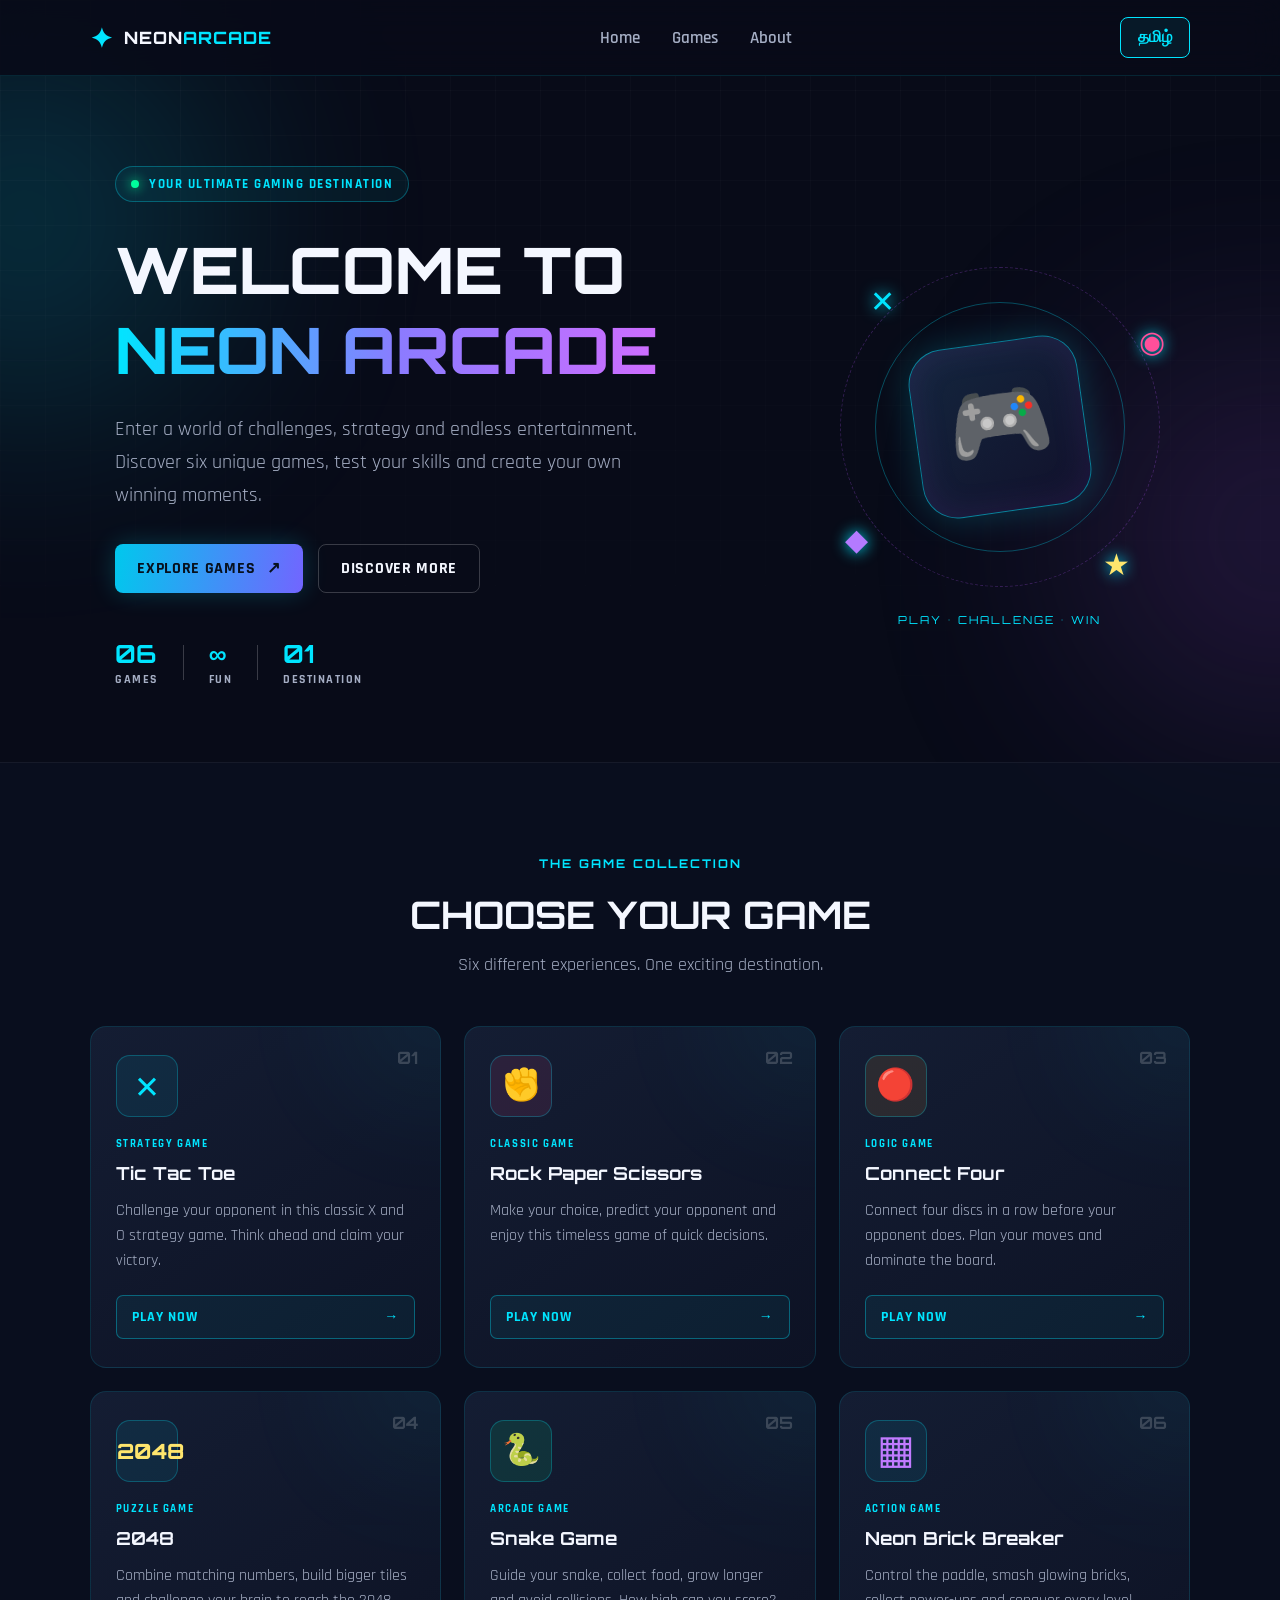
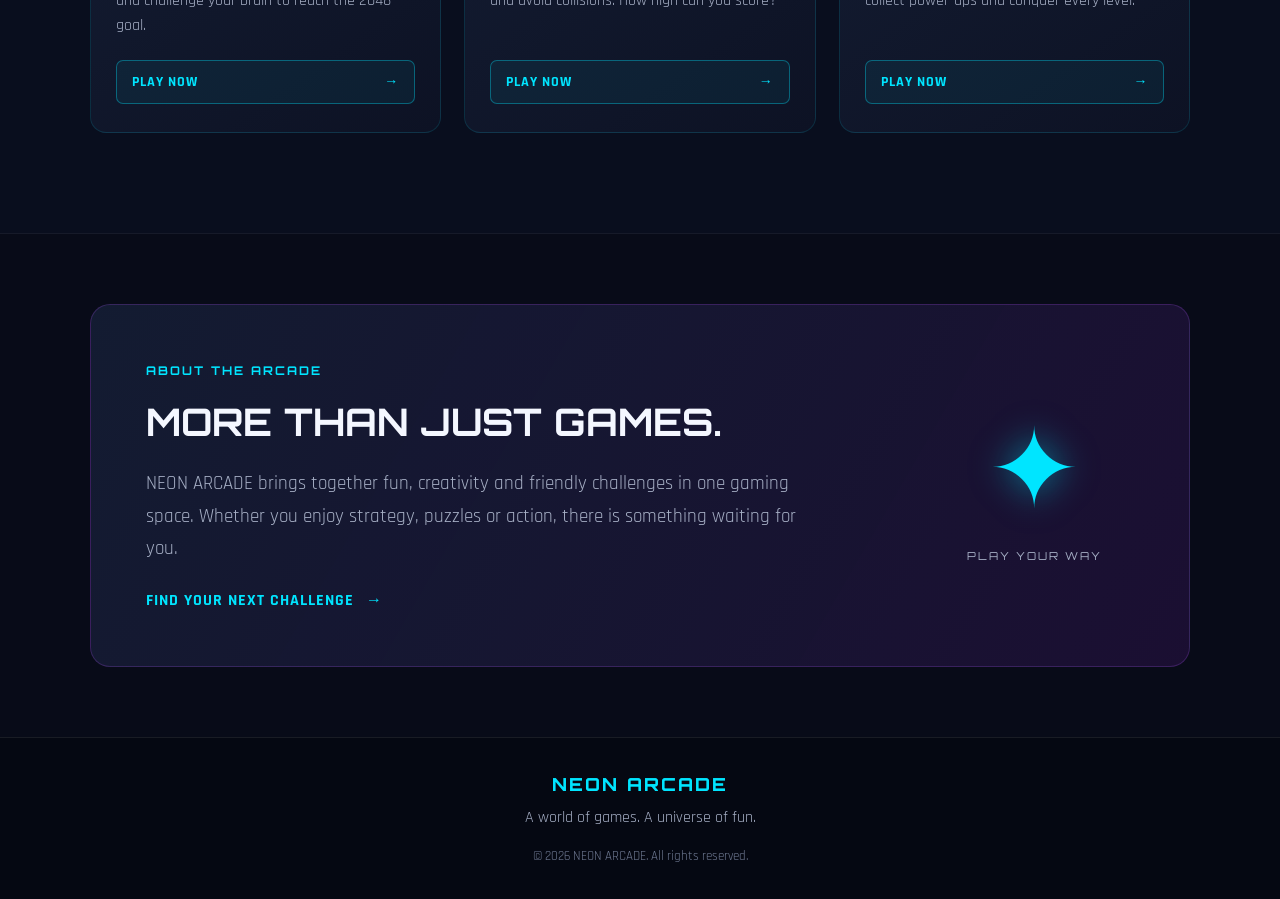
<file: index.html>
<!DOCTYPE html>
<html lang="en">
<head>
    <meta charset="UTF-8">
    <meta name="viewport" content="width=device-width, initial-scale=1.0">

    <meta name="theme-color" content="#080b18">
    <meta name="description" content="Explore six exciting browser games in one place. Play, challenge yourself and have fun!">

    <title>NEON ARCADE | Gaming Hub</title>

    <link rel="stylesheet" href="css/index.css">
</head>
<body>

    <div class="background-effects">
        <div class="glow glow-one"></div>
        <div class="glow glow-two"></div>
        <div class="grid-overlay"></div>
    </div>

    <header class="navbar">
        <a href="#" class="brand">
            <span class="brand-icon">✦</span>
            <span>NEON<span class="brand-highlight">ARCADE</span></span>
        </a>

        <nav class="nav-links">
            <a href="#home" data-en="Home" data-ta="முகப்பு">Home</a>
            <a href="#games" data-en="Games" data-ta="கேம்கள்">Games</a>
            <a href="#about" data-en="About" data-ta="எங்களைப் பற்றி">About</a>
        </nav>

        <button id="languageBtn" class="language-btn">
            தமிழ்
        </button>
    </header>

    <main>

        <!-- WELCOME SECTION -->

        <section class="hero" id="home">

            <div class="hero-content">

                <div class="hero-tag">
                    <span class="live-dot"></span>
                    <span
                        data-en="YOUR ULTIMATE GAMING DESTINATION"
                        data-ta="உங்களுக்கான சிறந்த கேமிங் உலகம்">
                        YOUR ULTIMATE GAMING DESTINATION
                    </span>
                </div>

                <h1>
                    <span data-en="WELCOME TO" data-ta="வரவேற்கிறோம்">WELCOME TO</span>
                    <span class="gradient-text">NEON ARCADE</span>
                </h1>

                <p class="hero-description"
                   data-en="Enter a world of challenges, strategy and endless entertainment. Discover six unique games, test your skills and create your own winning moments."
                   data-ta="சவால்கள், உத்திகள் மற்றும் முடிவில்லாத பொழுதுபோக்கு நிறைந்த உலகிற்குள் நுழையுங்கள். ஆறு தனித்துவமான கேம்களை விளையாடி, உங்கள் திறமைகளைச் சோதித்து வெற்றித் தருணங்களை உருவாக்குங்கள்.">
                    Enter a world of challenges, strategy and endless entertainment.
                    Discover six unique games, test your skills and create your own winning moments.
                </p>

                <div class="hero-buttons">
                    <a href="#games" class="primary-btn">
                        <span data-en="EXPLORE GAMES" data-ta="கேம்களைப் பாருங்கள்">
                            EXPLORE GAMES
                        </span>
                        <span>↗</span>
                    </a>

                    <a href="#about" class="secondary-btn"
                       data-en="DISCOVER MORE"
                       data-ta="மேலும் அறிய">
                        DISCOVER MORE
                    </a>
                </div>

                <div class="hero-stats">
                    <div>
                        <strong>06</strong>
                        <span data-en="GAMES" data-ta="கேம்கள்">GAMES</span>
                    </div>

                    <div class="stat-divider"></div>

                    <div>
                        <strong>∞</strong>
                        <span data-en="FUN" data-ta="மகிழ்ச்சி">FUN</span>
                    </div>

                    <div class="stat-divider"></div>

                    <div>
                        <strong>01</strong>
                        <span data-en="DESTINATION" data-ta="ஒரே தளம்">DESTINATION</span>
                    </div>
                </div>

            </div>

            <div class="hero-visual">
                <div class="visual-ring ring-one"></div>
                <div class="visual-ring ring-two"></div>

                <div class="main-game-symbol">🎮</div>

                <div class="floating-symbol symbol-one">✕</div>
                <div class="floating-symbol symbol-two">◉</div>
                <div class="floating-symbol symbol-three">◆</div>
                <div class="floating-symbol symbol-four">★</div>

                <div class="visual-caption"
                     data-en="PLAY • CHALLENGE • WIN"
                     data-ta="விளையாடு • சவால் செய் • வெற்றி பெறு">
                    PLAY • CHALLENGE • WIN
                </div>
            </div>

        </section>


        <!-- GAMES SECTION -->

        <section class="games-section" id="games">

            <div class="section-heading">
                <span class="section-label"
                      data-en="THE GAME COLLECTION"
                      data-ta="எங்கள் கேம்கள்">
                    THE GAME COLLECTION
                </span>

                <h2 data-en="CHOOSE YOUR GAME"
                    data-ta="உங்கள் கேமைத் தேர்ந்தெடுங்கள்">
                    CHOOSE YOUR GAME
                </h2>

                <p data-en="Six different experiences. One exciting destination."
                   data-ta="ஆறு விதமான அனுபவங்கள். ஒரே அற்புதமான கேமிங் தளம்.">
                    Six different experiences. One exciting destination.
                </p>
            </div>

            <div class="games-grid">

                <!-- GAME 1 -->

                <article class="game-card">
                    <div class="game-number">01</div>
                    <div class="game-icon tic-icon">✕</div>

                    <div class="game-category"
                         data-en="STRATEGY GAME"
                         data-ta="உத்தி சார்ந்த விளையாட்டு">
                        STRATEGY GAME
                    </div>

                    <h3>Tic Tac Toe</h3>

                    <p data-en="Challenge your opponent in this classic X and O strategy game. Think ahead and claim your victory."
                       data-ta="பிரபலமான X மற்றும் O விளையாட்டில் உங்கள் எதிராளியைச் சவால் செய்யுங்கள். முன்கூட்டியே சிந்தித்து வெற்றி பெறுங்கள்.">
                        Challenge your opponent in this classic X and O strategy game.
                    </p>

                    <a href="tictactoc.html" class="play-btn">
                        <span data-en="PLAY NOW" data-ta="விளையாடு">PLAY NOW</span>
                        <span>→</span>
                    </a>
                </article>


                <!-- GAME 2 -->

                <article class="game-card">
                    <div class="game-number">02</div>
                    <div class="game-icon rps-icon">✊</div>

                    <div class="game-category"
                         data-en="CLASSIC GAME"
                         data-ta="பாரம்பரிய விளையாட்டு">
                        CLASSIC GAME
                    </div>

                    <h3>Rock Paper Scissors</h3>

                    <p data-en="Make your choice, predict your opponent and enjoy this timeless game of quick decisions."
                       data-ta="உங்கள் தேர்வைச் செய்து, எதிராளியின் தேர்வைக் கணித்து, வேகமான முடிவுகளுக்கான இந்த விளையாட்டை அனுபவியுங்கள்.">
                        Make your choice, predict your opponent and enjoy this timeless game.
                    </p>

                    <a href="rock-paper-scissors.html" class="play-btn">
                        <span data-en="PLAY NOW" data-ta="விளையாடு">PLAY NOW</span>
                        <span>→</span>
                    </a>
                </article>


                <!-- GAME 3 -->

                <article class="game-card">
                    <div class="game-number">03</div>
                    <div class="game-icon connect-icon">🔴</div>

                    <div class="game-category"
                         data-en="LOGIC GAME"
                         data-ta="தர்க்க விளையாட்டு">
                        LOGIC GAME
                    </div>

                    <h3>Connect Four</h3>

                    <p data-en="Connect four discs in a row before your opponent does. Plan your moves and dominate the board."
                       data-ta="உங்கள் எதிராளிக்கு முன்பாக நான்கு வட்டங்களை ஒரே வரிசையில் இணைக்கவும். உங்கள் நகர்வுகளைத் திட்டமிடுங்கள்.">
                        Connect four discs in a row before your opponent does.
                    </p>

                    <a href="connect-four.html" class="play-btn">
                        <span data-en="PLAY NOW" data-ta="விளையாடு">PLAY NOW</span>
                        <span>→</span>
                    </a>
                </article>


                <!-- GAME 4 -->

                <article class="game-card">
                    <div class="game-number">04</div>
                    <div class="game-icon number-icon">2048</div>

                    <div class="game-category"
                         data-en="PUZZLE GAME"
                         data-ta="புதிர் விளையாட்டு">
                        PUZZLE GAME
                    </div>

                    <h3>2048</h3>

                    <p data-en="Combine matching numbers, build bigger tiles and challenge your brain to reach the 2048 goal."
                       data-ta="ஒரே எண்களைக் கொண்ட கட்டங்களை இணைத்து பெரிய எண்களை உருவாக்கி, 2048 இலக்கை அடைய உங்கள் மூளைக்குச் சவால் விடுங்கள்.">
                        Combine matching numbers and challenge your brain to reach 2048.
                    </p>

                    <a href="2048.html" class="play-btn">
                        <span data-en="PLAY NOW" data-ta="விளையாடு">PLAY NOW</span>
                        <span>→</span>
                    </a>
                </article>


                <!-- GAME 5 -->

                <article class="game-card">
                    <div class="game-number">05</div>
                    <div class="game-icon snake-icon">🐍</div>

                    <div class="game-category"
                         data-en="ARCADE GAME"
                         data-ta="ஆர்கேட் விளையாட்டு">
                        ARCADE GAME
                    </div>

                    <h3>Snake Game</h3>

                    <p data-en="Guide your snake, collect food, grow longer and avoid collisions. How high can you score?"
                       data-ta="பாம்பை வழிநடத்தி உணவுகளைச் சேகரித்து நீளமாக வளருங்கள். மோதல்களைத் தவிர்த்து அதிக மதிப்பெண் பெறுங்கள்.">
                        Guide your snake, collect food, grow longer and avoid collisions.
                    </p>

                    <a href="snake.html" class="play-btn">
                        <span data-en="PLAY NOW" data-ta="விளையாடு">PLAY NOW</span>
                        <span>→</span>
                    </a>
                </article>


                <!-- GAME 6 -->

                <article class="game-card">
                    <div class="game-number">06</div>
                    <div class="game-icon brick-icon">▦</div>

                    <div class="game-category"
                         data-en="ACTION GAME"
                         data-ta="அதிரடி விளையாட்டு">
                        ACTION GAME
                    </div>

                    <h3>Neon Brick Breaker</h3>

                    <p data-en="Control the paddle, smash glowing bricks, collect power-ups and conquer every level."
                       data-ta="பேடிலை கட்டுப்படுத்தி ஒளிரும் செங்கற்களை உடைத்து, சிறப்பு சக்திகளைப் பெற்று அனைத்து நிலைகளையும் வெல்லுங்கள்.">
                        Control the paddle, smash glowing bricks and conquer every level.
                    </p>

                    <a href="brick-breaker.html" class="play-btn">
                        <span data-en="PLAY NOW" data-ta="விளையாடு">PLAY NOW</span>
                        <span>→</span>
                    </a>
                </article>

            </div>
        </section>


        <!-- ABOUT SECTION -->

        <section class="about-section" id="about">

            <div class="about-content">
                <span class="section-label"
                      data-en="ABOUT THE ARCADE"
                      data-ta="இந்த கேமிங் தளத்தைப் பற்றி">
                    ABOUT THE ARCADE
                </span>

                <h2 data-en="MORE THAN JUST GAMES."
                    data-ta="விளையாட்டுகளை விட மேலானது.">
                    MORE THAN JUST GAMES.
                </h2>

                <p data-en="NEON ARCADE brings together fun, creativity and friendly challenges in one gaming space. Whether you enjoy strategy, puzzles or action, there is something waiting for you."
                   data-ta="NEON ARCADE என்பது மகிழ்ச்சி, படைப்பாற்றல் மற்றும் சவால்களை ஒரே இடத்தில் இணைக்கும் கேமிங் தளமாகும். உங்களுக்கு உத்தி, புதிர் அல்லது அதிரடி விளையாட்டுகள் பிடித்திருந்தாலும், உங்களுக்கான ஒரு கேம் இங்கே காத்திருக்கிறது.">
                    NEON ARCADE brings together fun, creativity and friendly challenges in one gaming space.
                </p>

                <a href="#games" class="about-link">
                    <span data-en="FIND YOUR NEXT CHALLENGE"
                          data-ta="உங்கள் அடுத்த சவாலைத் தேர்ந்தெடுங்கள்">
                        FIND YOUR NEXT CHALLENGE
                    </span>
                    →
                </a>
            </div>

            <div class="about-decoration">
                <div class="about-big-icon">✦</div>
                <span>PLAY YOUR WAY</span>
            </div>

        </section>

    </main>


    <!-- FOOTER -->

    <footer class="footer">
        <a href="#" class="footer-brand">NEON ARCADE</a>

        <p data-en="A world of games. A universe of fun."
           data-ta="விளையாட்டுகளின் உலகம். மகிழ்ச்சியின் பிரபஞ்சம்.">
            A world of games. A universe of fun.
        </p>

        <span class="copyright">
            © <span id="currentYear"></span> NEON ARCADE.
            <span data-en="All rights reserved."
                  data-ta="அனைத்து உரிமைகளும் பாதுகாக்கப்பட்டவை.">
                All rights reserved.
            </span>
        </span>
    </footer>

    <script src="js/index.js"></script>
</body>
</html>
</file>
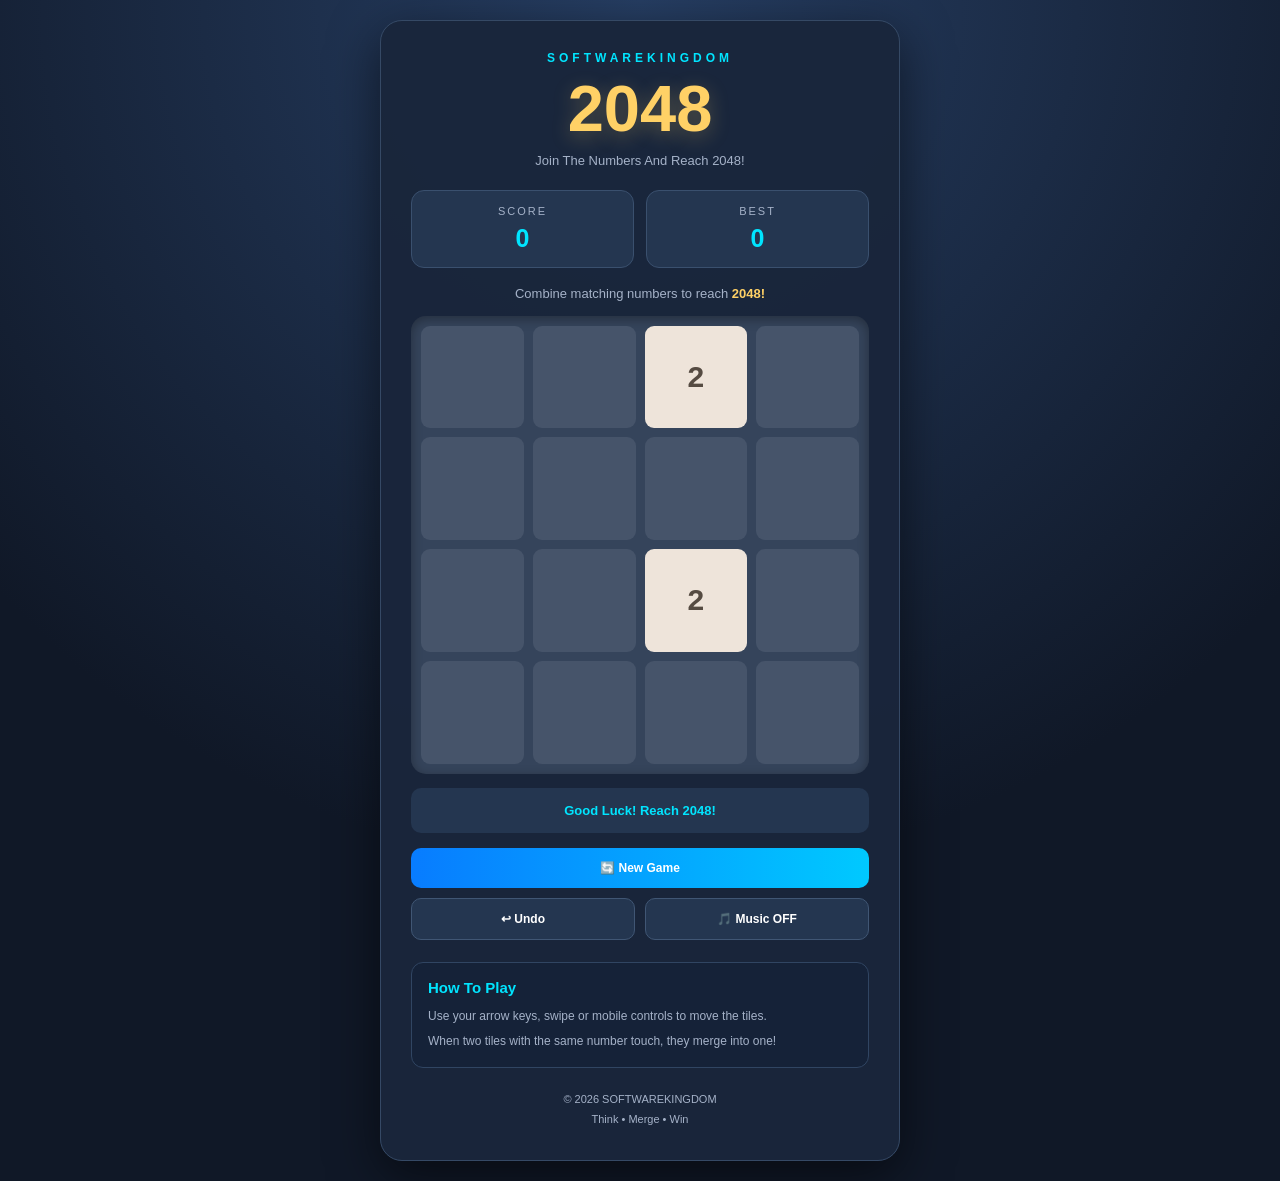
<file: 2048.html>
<!DOCTYPE html>
<html lang="en">

<head>

    <meta charset="UTF-8">

    <meta name="viewport"
          content="width=device-width, initial-scale=1.0">

    <meta name="theme-color" content="#111827">

    <title>SoftwareKingdom | 2048 Game</title>

    <link rel="stylesheet"
          href="css/2048.css">

</head>

<body>

    <main class="game-container">

        <header class="header">

            <div class="logo">SOFTWAREKINGDOM</div>

            <h1>2048</h1>

            <p>Join The Numbers And Reach 2048!</p>

        </header>

        <!-- SCOREBOARD -->

        <section class="score-section">

            <div class="score-card">

                <span>SCORE</span>

                <strong id="score">0</strong>

            </div>

            <div class="score-card">

                <span>BEST</span>

                <strong id="bestScore">0</strong>

            </div>

        </section>

        <!-- GAME INSTRUCTIONS -->

        <section class="instructions">

            <p>
                Combine matching numbers to reach
                <strong>2048!</strong>
            </p>

        </section>

        <!-- GAME BOARD -->

        <section class="game-section">

            <div id="gameBoard"
                 class="game-board"
                 aria-label="2048 game board">

            </div>

            <div id="gameMessage"
                 class="game-message"
                 aria-live="polite">
                Good Luck! Start Playing.
            </div>

        </section>

        <!-- GAME CONTROLS -->

        <section class="game-controls">

            <button id="newGameBtn"
                    class="primary-btn">
                🔄 New Game
            </button>

            <button id="undoBtn"
                    class="secondary-btn">
                ↩ Undo
            </button>

            <button id="musicBtn"
                    class="secondary-btn">
                🎵 Music OFF
            </button>

        </section>

        <!-- MOBILE CONTROLS -->

        <section class="mobile-controls">

            <button class="move-btn"
                    data-direction="up">
                ▲
            </button>

            <div class="horizontal-controls">

                <button class="move-btn"
                        data-direction="left">
                    ◀
                </button>

                <button class="move-btn"
                        data-direction="down">
                    ▼
                </button>

                <button class="move-btn"
                        data-direction="right">
                    ▶
                </button>

            </div>

        </section>

        <!-- INSTRUCTIONS -->

        <section class="help-section">

            <h2>How To Play</h2>

            <p>
                Use your arrow keys, swipe or mobile
                controls to move the tiles.
            </p>

            <p>
                When two tiles with the same number
                touch, they merge into one!
            </p>

        </section>

        <footer>

            <p>© 2026 SOFTWAREKINGDOM</p>

            <p>Think • Merge • Win</p>

        </footer>

    </main>

    <script src="js/music.js"></script>

    <script src="js/2048.js"></script>

</body>

</html>
</file>
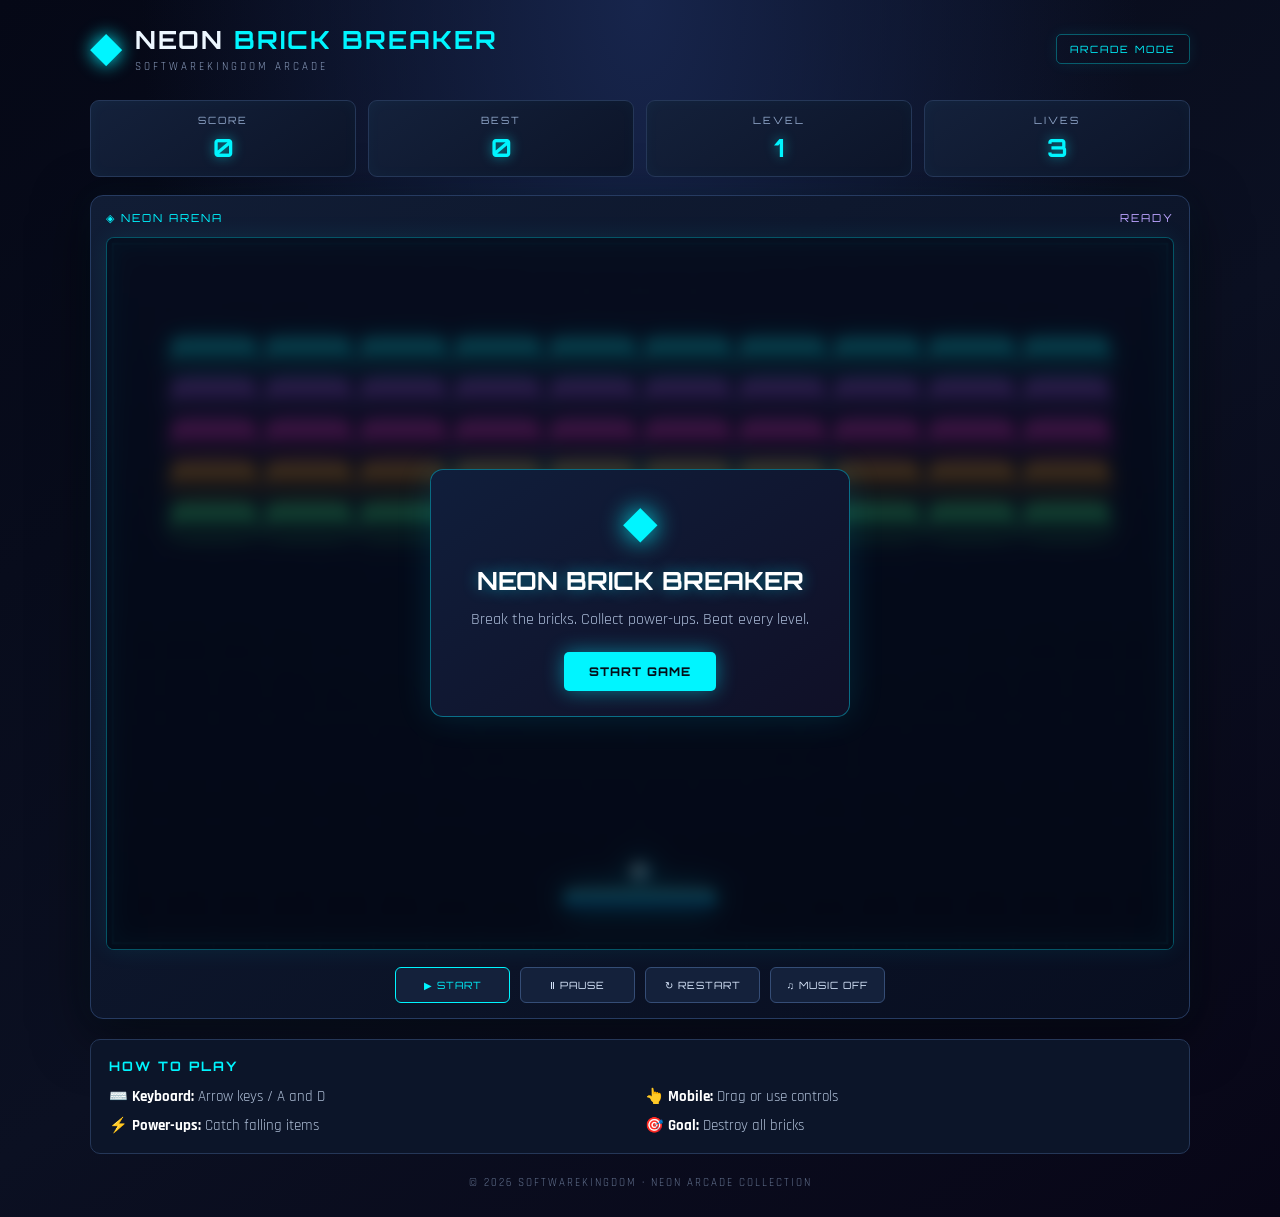
<file: brick-breaker.html>
<!DOCTYPE html>
<html lang="en">
<head>
    <meta charset="UTF-8">
    <meta name="viewport" content="width=device-width, initial-scale=1.0">
    <meta name="theme-color" content="#070b18">
    <title>NEON BRICK BREAKER | SOFTWAREKINGDOM</title>
    <link rel="stylesheet" href="css/brick-breaker.css">
</head>
<body>

    <main class="game-container">

        <header class="game-header">
            <div class="brand">
                <span class="brand-icon">◆</span>
                <div>
                    <h1>NEON <span>BRICK BREAKER</span></h1>
                    <p>SOFTWAREKINGDOM ARCADE</p>
                </div>
            </div>
            <div class="header-tag">ARCADE MODE</div>
        </header>

        <section class="score-panel">
            <div class="score-card">
                <span>SCORE</span>
                <strong id="score">0</strong>
            </div>
            <div class="score-card">
                <span>BEST</span>
                <strong id="bestScore">0</strong>
            </div>
            <div class="score-card">
                <span>LEVEL</span>
                <strong id="level">1</strong>
            </div>
            <div class="score-card">
                <span>LIVES</span>
                <strong id="lives">3</strong>
            </div>
        </section>

        <section class="game-section">

            <div class="game-topline">
                <span>◈ NEON ARENA</span>
                <span id="gameStatus">READY</span>
            </div>

            <div class="canvas-wrapper">
                <canvas id="gameCanvas" width="900" height="600">
                    Your browser does not support Canvas.
                </canvas>

                <div class="game-overlay" id="gameOverlay">
                    <div class="overlay-content">
                        <div class="overlay-icon" id="overlayIcon">◆</div>
                        <h2 id="overlayTitle">NEON BRICK BREAKER</h2>
                        <p id="overlayMessage">
                            Break the bricks. Collect power-ups. Beat every level.
                        </p>
                        <button id="overlayStartBtn">START GAME</button>
                    </div>
                </div>
            </div>

            <div class="game-controls">
                <button id="startBtn" class="control-btn primary">▶ START</button>
                <button id="pauseBtn" class="control-btn">Ⅱ PAUSE</button>
                <button id="restartBtn" class="control-btn">↻ RESTART</button>
                <button id="musicBtn" class="control-btn">♫ MUSIC OFF</button>
            </div>

            <div class="mobile-controls">
                <button id="leftBtn" aria-label="Move left">◀</button>
                <span>MOVE PADDLE</span>
                <button id="rightBtn" aria-label="Move right">▶</button>
            </div>

        </section>

        <section class="instructions">
            <h3>HOW TO PLAY</h3>
            <div class="instruction-grid">
                <p>⌨️ <b>Keyboard:</b> Arrow keys / A and D</p>
                <p>👆 <b>Mobile:</b> Drag or use controls</p>
                <p>⚡ <b>Power-ups:</b> Catch falling items</p>
                <p>🎯 <b>Goal:</b> Destroy all bricks</p>
            </div>
        </section>

        <footer>
            <p>© 2026 SOFTWAREKINGDOM · NEON ARCADE COLLECTION</p>
        </footer>

    </main>

    <script src="js/music.js"></script>
    <script src="js/brick-breaker.js"></script>
</body>
</html>
</file>
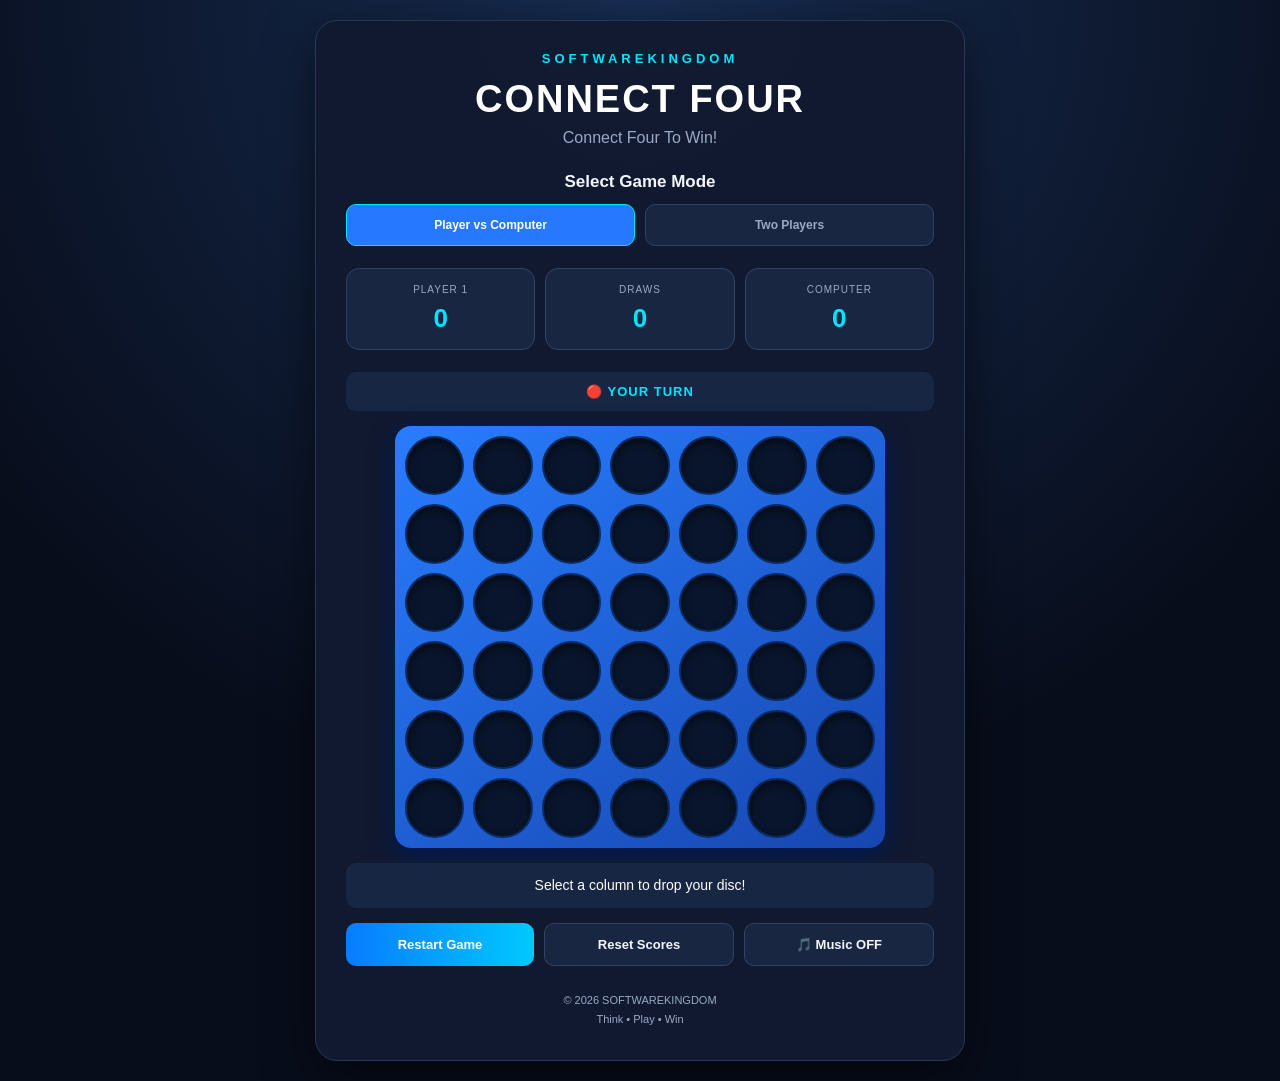
<file: connect-four.html>
<!DOCTYPE html>
<html lang="en">

<head>

    <meta charset="UTF-8">

    <meta name="viewport"
          content="width=device-width, initial-scale=1.0">

    <meta name="theme-color" content="#0b1020">

    <title>SoftwareKingdom | Connect Four</title>

    <link rel="stylesheet"
          href="css/connect-four.css">

</head>

<body>

    <main class="game-container">

        <header class="header">

            <div class="logo">SOFTWAREKINGDOM</div>

            <h1>CONNECT FOUR</h1>

            <p>Connect Four To Win!</p>

        </header>

        <!-- GAME MODE -->

        <section class="mode-section">

            <h2>Select Game Mode</h2>

            <div class="mode-buttons">

                <button id="computerMode"
                        class="mode-btn active">
                    Player vs Computer
                </button>

                <button id="twoPlayerMode"
                        class="mode-btn">
                    Two Players
                </button>

            </div>

        </section>

        <!-- SCOREBOARD -->

        <section class="score-section">

            <div class="score-card">

                <span id="playerOneLabel">PLAYER 1</span>

                <strong id="scoreOne">0</strong>

            </div>

            <div class="score-card">

                <span>DRAWS</span>

                <strong id="drawScore">0</strong>

            </div>

            <div class="score-card">

                <span id="playerTwoLabel">COMPUTER</span>

                <strong id="scoreTwo">0</strong>

            </div>

        </section>

        <!-- GAME AREA -->

        <section class="game-section">

            <div id="turnIndicator"
                 class="turn-indicator">
                PLAYER 1'S TURN
            </div>

            <div class="board-wrapper">

                <div id="gameBoard"
                     class="game-board">

                </div>

            </div>

            <div id="gameMessage"
                 class="game-message">
                Select a column to drop your disc!
            </div>

            <!-- CONTROLS -->

            <div class="game-controls">

                <button id="restartBtn"
                        class="primary-btn">
                    Restart Game
                </button>

                <button id="resetScoreBtn"
                        class="secondary-btn">
                    Reset Scores
                </button>

                <button id="musicBtn"
                        class="secondary-btn">
                    🎵 Music OFF
                </button>

            </div>

        </section>

        <footer>

            <p>© 2026 SOFTWAREKINGDOM</p>

            <p>Think • Play • Win</p>

        </footer>

    </main>

    <script src="js/music.js"></script>

    <script src="js/connect-four.js"></script>

</body>

</html>
</file>
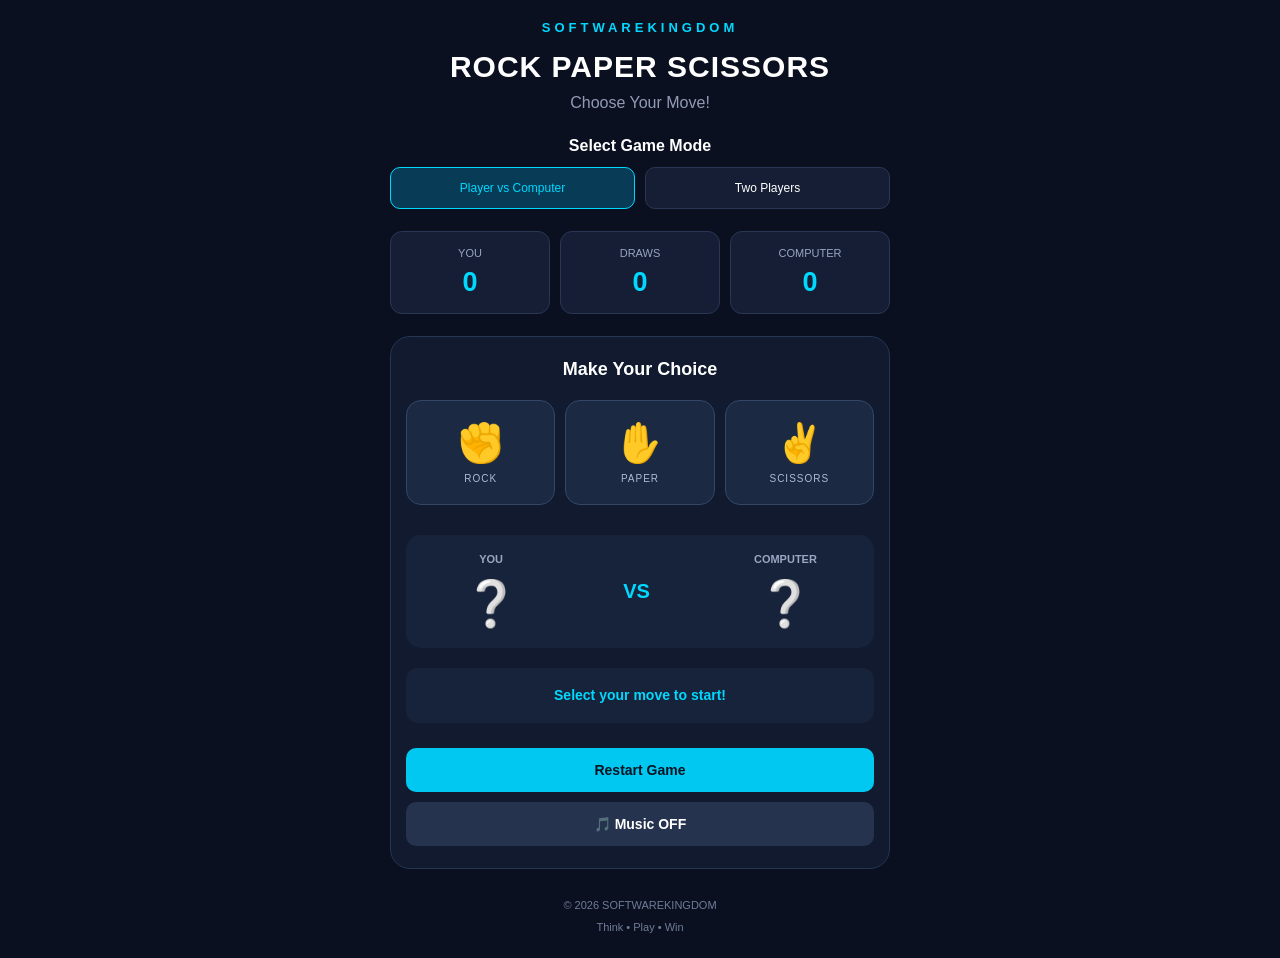
<file: rock-paper-scissors.html>
<!DOCTYPE html>
<html lang="en">

<head>
    <meta charset="UTF-8">

    <meta name="viewport"
          content="width=device-width, initial-scale=1.0">

    <meta name="theme-color" content="#0b1020">

    <title>SoftwareKingdom | Rock Paper Scissors</title>

    <link rel="stylesheet"
          href="css/rock-paper-scissors.css">
</head>

<body>

    <main class="game-container">

        <header class="header">

            <div class="logo">SOFTWAREKINGDOM</div>

            <h1>ROCK PAPER SCISSORS</h1>

            <p>Choose Your Move!</p>

        </header>
<section class="mode-section">

    <h2>Select Game Mode</h2>

    <div class="mode-buttons">

        <button id="computerMode" class="mode-btn active">
            Player vs Computer
        </button>

        <button id="twoPlayerMode" class="mode-btn">
            Two Players
        </button>

    </div>

</section>
        <section class="score-section">

            <div class="score-card">
                <span>YOU</span>
                <strong id="playerScore">0</strong>
            </div>

            <div class="score-card">
                <span>DRAWS</span>
                <strong id="drawScore">0</strong>
            </div>

            <div class="score-card">
                <span id="opponentLabel">COMPUTER</span>
                <strong id="computerScore">0</strong>
            </div>

        </section>

        <section class="game-section">

            <h2>Make Your Choice</h2>

            <div class="choices">

                <button class="choice-btn"
                        data-choice="rock">
                    ✊
                    <span>ROCK</span>
                </button>

                <button class="choice-btn"
                        data-choice="paper">
                    ✋
                    <span>PAPER</span>
                </button>

                <button class="choice-btn"
                        data-choice="scissors">
                    ✌️
                    <span>SCISSORS</span>
                </button>

            </div>

            <div class="battle-area">

                <div class="player-choice">
                    <span>YOU</span>
                    <strong id="playerChoice">❔</strong>
                </div>

                <div class="vs">VS</div>

                <div class="computer-choice">
                    <span id="opponentName">COMPUTER</span>
                    <strong id="computerChoice">❔</strong>
                </div>

            </div>

            <div id="result" class="result">
                Select your move to start!
            </div>

            <button id="restartBtn" class="restart-btn">
                Restart Game
            </button>

            <button id="musicBtn" class="music-btn">
                🎵 Music OFF
            </button>

        </section>

        <footer>
            <p>© 2026 SOFTWAREKINGDOM</p>
            <p>Think • Play • Win</p>
        </footer>

    </main>

    <script src="js/music.js"></script>
    <script src="js/rock-paper-scissors.js"></script>

</body>

</html>
</file>
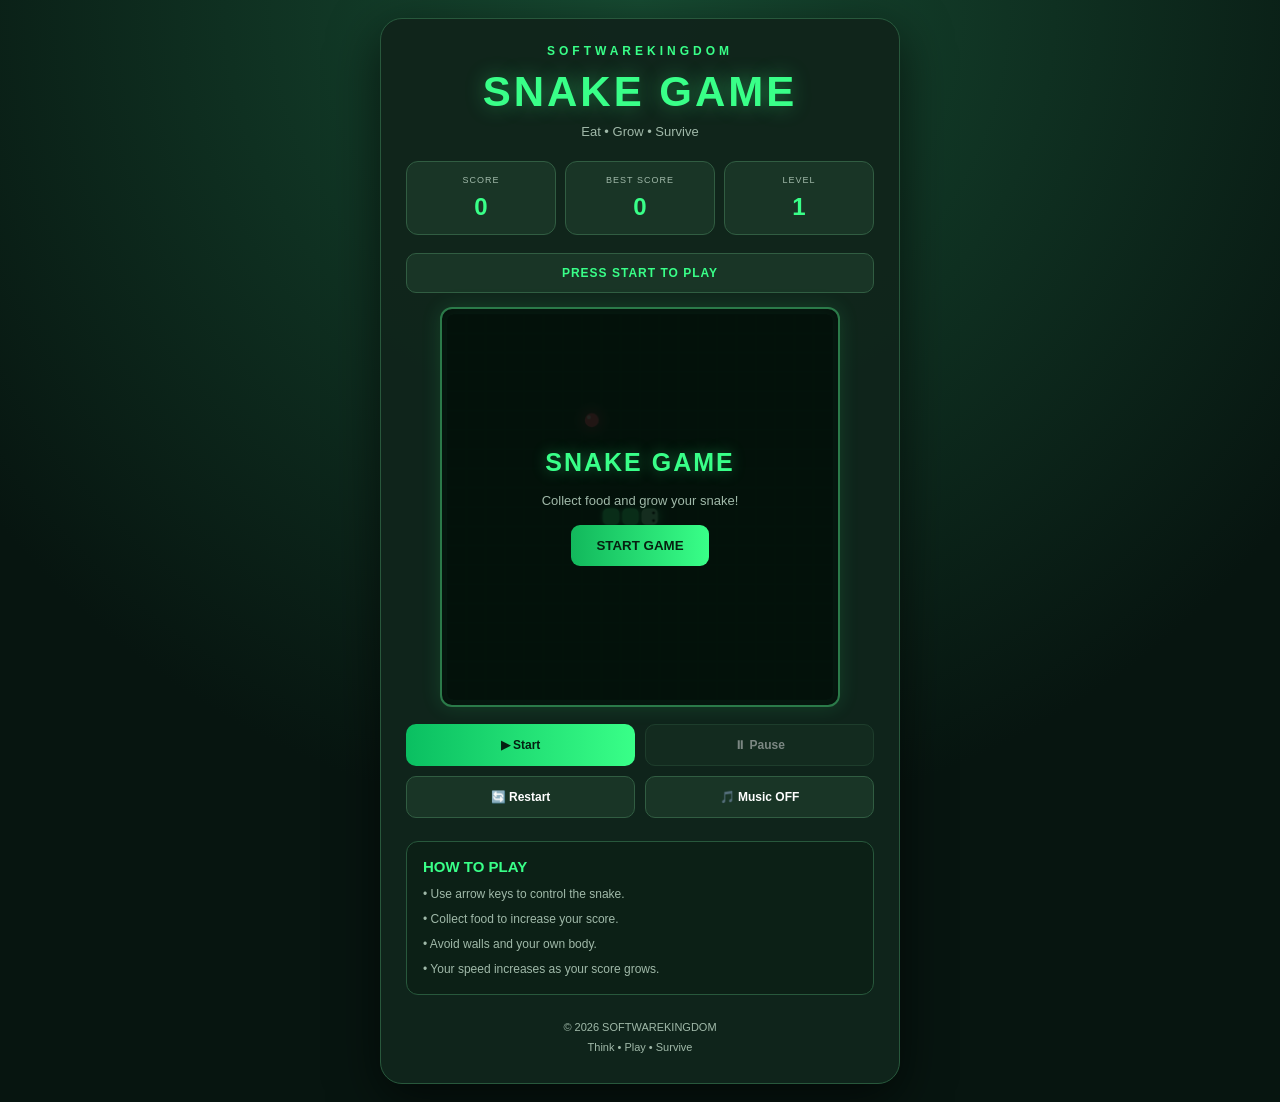
<file: snake.html>
<!DOCTYPE html>
<html lang="en">

<head>
    <meta charset="UTF-8">

    <meta name="viewport"
          content="width=device-width, initial-scale=1.0">

    <meta name="theme-color" content="#071510">

    <title>SoftwareKingdom | Snake Game</title>

    <link rel="stylesheet" href="css/snake.css">
</head>

<body>

    <main class="game-container">

        <header class="header">

            <div class="logo">SOFTWAREKINGDOM</div>

            <h1>SNAKE GAME</h1>

            <p>Eat • Grow • Survive</p>

        </header>

        <!-- SCOREBOARD -->

        <section class="score-section">

            <div class="score-card">
                <span>SCORE</span>
                <strong id="score">0</strong>
            </div>

            <div class="score-card">
                <span>BEST SCORE</span>
                <strong id="bestScore">0</strong>
            </div>

            <div class="score-card">
                <span>LEVEL</span>
                <strong id="level">1</strong>
            </div>

        </section>

        <!-- GAME STATUS -->

        <div id="gameStatus" class="game-status">
            PRESS START TO PLAY
        </div>

        <!-- GAME BOARD -->

        <section class="board-wrapper">

            <canvas id="gameCanvas"
                    width="400"
                    height="400">
            </canvas>

            <div id="gameOverlay" class="game-overlay">

                <h2 id="overlayTitle">SNAKE GAME</h2>

                <p id="overlayMessage">
                    Collect food and grow your snake!
                </p>

                <button id="overlayStartBtn">
                    START GAME
                </button>

            </div>

        </section>

        <!-- GAME CONTROLS -->

        <section class="game-controls">

            <button id="startBtn" class="primary-btn">
                ▶ Start
            </button>

            <button id="pauseBtn" class="secondary-btn">
                ⏸ Pause
            </button>

            <button id="restartBtn" class="secondary-btn">
                🔄 Restart
            </button>

            <button id="musicBtn" class="secondary-btn">
                🎵 Music OFF
            </button>

        </section>

        <!-- MOBILE CONTROLS -->

        <section class="mobile-controls">

            <button class="direction-btn"
                    data-direction="up">
                ▲
            </button>

            <div class="horizontal-controls">

                <button class="direction-btn"
                        data-direction="left">
                    ◀
                </button>

                <button class="direction-btn"
                        data-direction="down">
                    ▼
                </button>

                <button class="direction-btn"
                        data-direction="right">
                    ▶
                </button>

            </div>

        </section>

        <!-- INSTRUCTIONS -->

        <section class="help-section">

            <h2>HOW TO PLAY</h2>

            <p>• Use arrow keys to control the snake.</p>

            <p>• Collect food to increase your score.</p>

            <p>• Avoid walls and your own body.</p>

            <p>• Your speed increases as your score grows.</p>

        </section>

        <footer>

            <p>© 2026 SOFTWAREKINGDOM</p>

            <p>Think • Play • Survive</p>

        </footer>

    </main>

    <script src="js/music.js"></script>
    <script src="js/snake.js"></script>

</body>

</html>
</file>
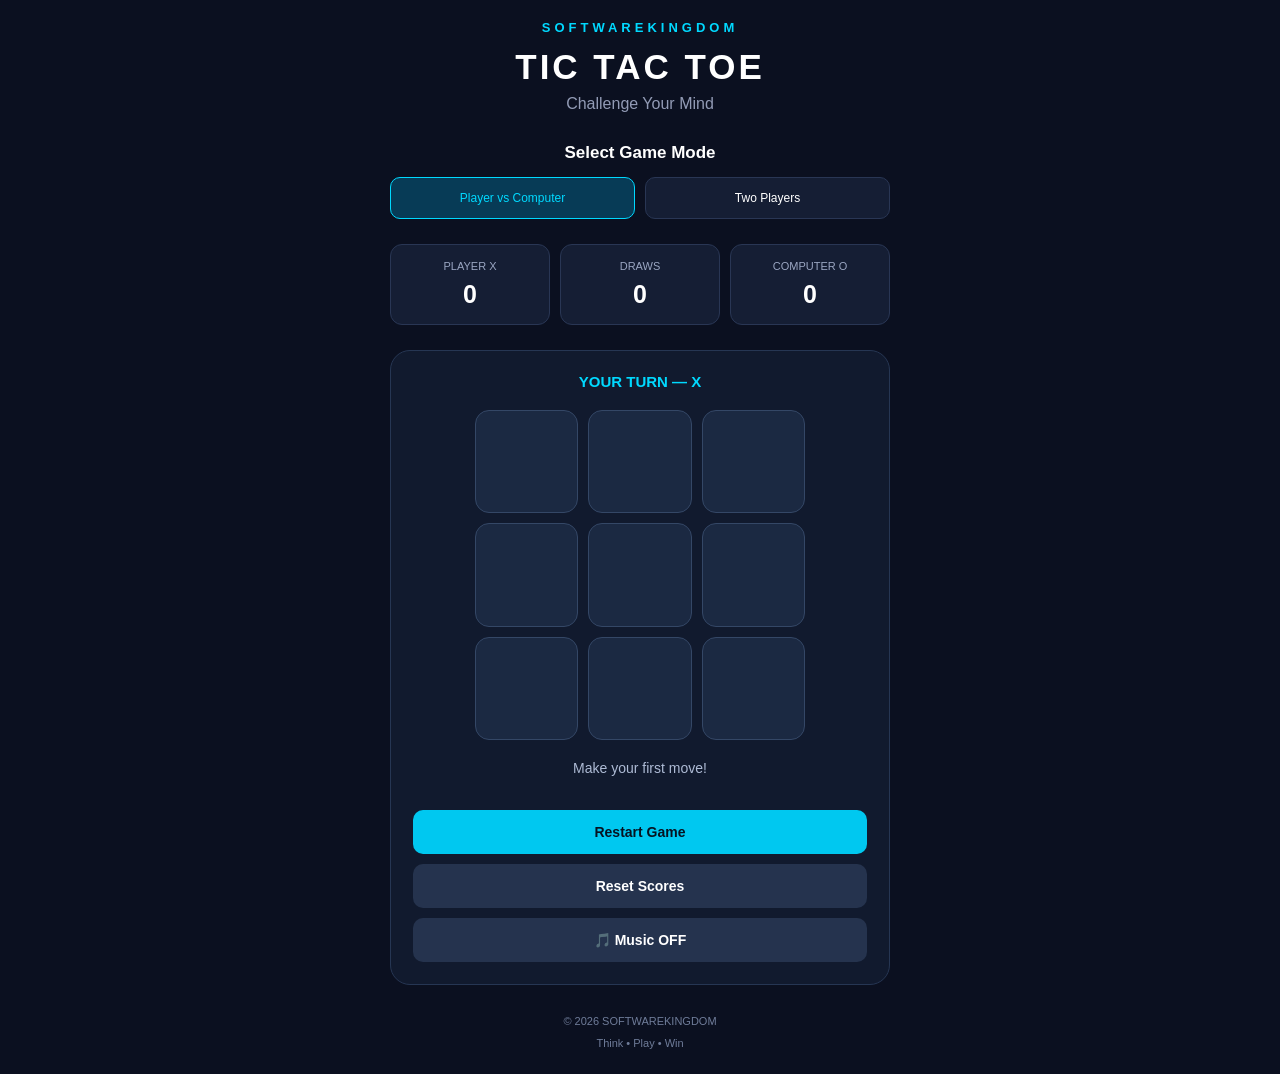
<file: tictactoc.html>
<!DOCTYPE html>
<html lang="en">
<head>
    <meta charset="UTF-8">
    <meta name="viewport"
          content="width=device-width, initial-scale=1.0">

    <meta name="theme-color" content="#0b1020">

    <title>SoftwareKingdom | Tic Tac Toe</title>

    <link rel="stylesheet" href="css/style.css">
</head>

<body>

    <main class="game-container">

        <header class="header">
            <div class="logo">SOFTWAREKINGDOM</div>
            <h1>TIC TAC TOE</h1>
            <p>Challenge Your Mind</p>
        </header>

        <section class="mode-section">
            <h2>Select Game Mode</h2>

            <div class="mode-buttons">
                <button id="computerMode" class="mode-btn active">
                    Player vs Computer
                </button>

                <button id="twoPlayerMode" class="mode-btn">
                    Two Players
                </button>
            </div>
        </section>

        <section class="score-section">

            <div class="score-card">
                <span id="playerOneLabel">PLAYER X</span>
                <strong id="scoreX">0</strong>
            </div>

            <div class="score-card">
                <span>DRAWS</span>
                <strong id="scoreDraw">0</strong>
            </div>

            <div class="score-card">
                <span id="playerTwoLabel">COMPUTER O</span>
                <strong id="scoreO">0</strong>
            </div>

        </section>

        <section class="game-section">

            <div class="turn-indicator" id="turnIndicator">
                PLAYER X'S TURN
            </div>

            <div class="game-board" id="gameBoard">

                <button class="cell" data-index="0"></button>
                <button class="cell" data-index="1"></button>
                <button class="cell" data-index="2"></button>

                <button class="cell" data-index="3"></button>
                <button class="cell" data-index="4"></button>
                <button class="cell" data-index="5"></button>

                <button class="cell" data-index="6"></button>
                <button class="cell" data-index="7"></button>
                <button class="cell" data-index="8"></button>

            </div>

            <div id="gameMessage" class="game-message">
                Make your first move!
            </div>

            <div class="game-controls">

                <button id="restartBtn" class="primary-btn">
                    Restart Game
                </button>

                <button id="resetScoreBtn" class="secondary-btn">
                    Reset Scores
                </button>

                <button id="musicBtn" class="secondary-btn">
                    🎵 Music OFF
                </button>

            </div>

        </section>

        <footer>
            <p>© 2026 SOFTWAREKINGDOM</p>
            <p>Think • Play • Win</p>
        </footer>

    </main>

    <script src="js/music.js"></script>
    <script src="js/game.js"></script>

</body>
</html>
</file>
<file: css/index.css>
@import url('https://fonts.googleapis.com/css2?family=Orbitron:wght@400;500;600;700;800&family=Rajdhani:wght@400;500;600;700&display=swap');

:root {
    --bg: #080b18;
    --card: #10172a;
    --cyan: #00e5ff;
    --purple: #9d4edd;
    --text: #f4f7ff;
    --muted: #a5aec4;
}

* {
    margin: 0;
    padding: 0;
    box-sizing: border-box;
}

html {
    scroll-behavior: smooth;
    scroll-padding-top: 90px;
}

body {
    min-height: 100vh;
    background: var(--bg);
    color: var(--text);
    font-family: 'Rajdhani', sans-serif;
    overflow-x: hidden;
}

a {
    text-decoration: none;
    color: inherit;
}

button {
    font: inherit;
    cursor: pointer;
}

/* BACKGROUND */

.background-effects {
    position: fixed;
    inset: 0;
    overflow: hidden;
    pointer-events: none;
    z-index: -1;
}

.glow {
    position: absolute;
    width: 350px;
    height: 350px;
    border-radius: 50%;
    filter: blur(130px);
    opacity: 0.22;
}

.glow-one {
    background: var(--cyan);
    top: 5%;
    left: -150px;
}

.glow-two {
    background: var(--purple);
    top: 40%;
    right: -170px;
}

.grid-overlay {
    position: absolute;
    inset: 0;
    background-image:
        linear-gradient(rgba(255,255,255,0.025) 1px, transparent 1px),
        linear-gradient(90deg, rgba(255,255,255,0.025) 1px, transparent 1px);
    background-size: 45px 45px;
    mask-image: linear-gradient(to bottom, black, transparent 85%);
}

/* NAVBAR */

.navbar {
    width: 100%;
    min-height: 76px;
    padding: 15px 7%;
    display: flex;
    align-items: center;
    justify-content: space-between;
    gap: 20px;
    position: sticky;
    top: 0;
    z-index: 100;
    background: rgba(8, 11, 24, 0.88);
    backdrop-filter: blur(18px);
    border-bottom: 1px solid rgba(0, 229, 255, 0.12);
}

.brand {
    display: flex;
    align-items: center;
    gap: 10px;
    font-family: 'Orbitron', sans-serif;
    font-size: 17px;
    font-weight: 800;
    letter-spacing: 1px;
}

.brand-icon {
    color: var(--cyan);
    font-size: 27px;
}

.brand-highlight {
    color: var(--cyan);
}

.nav-links {
    display: flex;
    align-items: center;
    gap: 32px;
}

.nav-links a {
    color: var(--muted);
    font-size: 17px;
    font-weight: 600;
    transition: 0.3s;
}

.nav-links a:hover {
    color: var(--cyan);
}

.language-btn {
    padding: 9px 17px;
    border: 1px solid var(--cyan);
    border-radius: 8px;
    color: var(--cyan);
    background: rgba(0, 229, 255, 0.07);
    font-weight: 700;
    transition: 0.3s;
}

.language-btn:hover {
    background: var(--cyan);
    color: #06101a;
    box-shadow: 0 0 18px rgba(0, 229, 255, 0.35);
}

/* HERO */

.hero {
    min-height: 610px;
    padding: 90px 9% 75px;
    display: flex;
    align-items: center;
    justify-content: space-between;
    gap: 45px;
}

.hero-content {
    max-width: 650px;
}

.hero-tag {
    display: inline-flex;
    align-items: center;
    gap: 10px;
    padding: 9px 15px;
    border: 1px solid rgba(0, 229, 255, 0.3);
    border-radius: 30px;
    background: rgba(0, 229, 255, 0.06);
    color: var(--cyan);
    font-size: 13px;
    font-weight: 700;
    letter-spacing: 1.5px;
}

.live-dot {
    width: 8px;
    height: 8px;
    border-radius: 50%;
    background: #00ff9d;
    box-shadow: 0 0 12px #00ff9d;
}

.hero h1 {
    margin-top: 28px;
    font-family: 'Orbitron', sans-serif;
    font-size: clamp(35px, 5vw, 65px);
    line-height: 1.25;
    font-weight: 800;
}

.gradient-text {
    display: block;
    background: linear-gradient(90deg, var(--cyan), #8c7bff, #d56bff);
    background-clip: text;
    -webkit-background-clip: text;
    color: transparent;
}

.hero-description {
    max-width: 570px;
    margin-top: 23px;
    color: var(--muted);
    font-size: 20px;
    line-height: 1.65;
}

.hero-buttons {
    display: flex;
    flex-wrap: wrap;
    gap: 15px;
    margin-top: 32px;
}

.primary-btn,
.secondary-btn {
    min-height: 48px;
    padding: 13px 22px;
    display: inline-flex;
    align-items: center;
    justify-content: center;
    gap: 12px;
    border-radius: 8px;
    font-weight: 700;
    letter-spacing: 0.7px;
    transition: 0.3s;
}

.primary-btn {
    background: linear-gradient(100deg, #00c8ed, #7265ff);
    color: #07101d;
    box-shadow: 0 0 25px rgba(0, 229, 255, 0.2);
}

.primary-btn:hover {
    transform: translateY(-4px);
    box-shadow: 0 0 30px rgba(0, 229, 255, 0.4);
}

.secondary-btn {
    border: 1px solid rgba(255,255,255,0.2);
    color: var(--text);
}

.secondary-btn:hover {
    border-color: var(--cyan);
    color: var(--cyan);
}

.hero-stats {
    display: flex;
    align-items: center;
    gap: 25px;
    margin-top: 45px;
}

.hero-stats div:not(.stat-divider) {
    display: flex;
    flex-direction: column;
    gap: 3px;
}

.hero-stats strong {
    color: var(--cyan);
    font-family: 'Orbitron', sans-serif;
    font-size: 25px;
}

.hero-stats span {
    color: var(--muted);
    font-size: 12px;
    letter-spacing: 1.5px;
    font-weight: 700;
}

.stat-divider {
    width: 1px;
    height: 35px;
    background: rgba(255,255,255,0.2);
}

/* HERO VISUAL */

.hero-visual {
    width: 330px;
    height: 330px;
    flex-shrink: 0;
    position: relative;
    display: grid;
    place-items: center;
}

.visual-ring {
    position: absolute;
    border: 1px solid rgba(0, 229, 255, 0.3);
    border-radius: 50%;
}

.ring-one {
    width: 250px;
    height: 250px;
    animation: rotate 18s linear infinite;
}

.ring-two {
    width: 320px;
    height: 320px;
    border-color: rgba(157, 78, 221, 0.3);
    border-style: dashed;
    animation: rotate 28s linear infinite reverse;
}

.main-game-symbol {
    width: 170px;
    height: 170px;
    display: grid;
    place-items: center;
    border: 1px solid rgba(0,229,255,0.5);
    border-radius: 35px;
    background: linear-gradient(145deg, #14263e, #11112b);
    box-shadow:
        0 0 35px rgba(0,229,255,0.2),
        inset 0 0 35px rgba(157,78,221,0.12);
    font-size: 85px;
    transform: rotate(-8deg);
}

.floating-symbol {
    position: absolute;
    color: var(--cyan);
    font-family: 'Orbitron', sans-serif;
    font-size: 30px;
    text-shadow: 0 0 15px var(--cyan);
    animation: float 3s ease-in-out infinite;
}

.symbol-one {
    top: 20px;
    left: 35px;
}

.symbol-two {
    top: 60px;
    right: 0;
    color: #ff4f9a;
}

.symbol-three {
    bottom: 35px;
    left: 10px;
    color: #b47aff;
}

.symbol-four {
    bottom: 10px;
    right: 35px;
    color: #ffe66d;
}

.visual-caption {
    position: absolute;
    bottom: -35px;
    color: var(--cyan);
    font-family: 'Orbitron', sans-serif;
    font-size: 11px;
    letter-spacing: 2px;
    white-space: nowrap;
}

@keyframes rotate {
    to { transform: rotate(360deg); }
}

@keyframes float {
    0%, 100% { transform: translateY(0); }
    50% { transform: translateY(-12px); }
}

/* GAMES SECTION */

.games-section {
    padding: 90px 7% 100px;
    background: rgba(12, 17, 34, 0.65);
    border-top: 1px solid rgba(255,255,255,0.05);
    border-bottom: 1px solid rgba(255,255,255,0.05);
}

.section-heading {
    text-align: center;
    margin-bottom: 50px;
}

.section-label {
    color: var(--cyan);
    font-family: 'Orbitron', sans-serif;
    font-size: 12px;
    letter-spacing: 2px;
    font-weight: 700;
}

.section-heading h2,
.about-content h2 {
    margin-top: 14px;
    font-family: 'Orbitron', sans-serif;
    font-size: clamp(25px, 4vw, 38px);
    line-height: 1.4;
}

.section-heading p {
    margin-top: 12px;
    color: var(--muted);
    font-size: 18px;
}

.games-grid {
    max-width: 1200px;
    margin: auto;
    display: grid;
    grid-template-columns: repeat(3, minmax(0, 1fr));
    gap: 23px;
}

.game-card {
    min-height: 335px;
    padding: 28px 25px;
    position: relative;
    overflow: hidden;
    border: 1px solid rgba(0,229,255,0.13);
    border-radius: 16px;
    background: linear-gradient(145deg, #141d33, #0d1224);
    transition: 0.35s;
}

.game-card::before {
    content: "";
    position: absolute;
    width: 150px;
    height: 150px;
    top: -90px;
    right: -70px;
    border-radius: 50%;
    background: var(--cyan);
    filter: blur(75px);
    opacity: 0.1;
    transition: 0.35s;
}

.game-card:hover {
    transform: translateY(-8px);
    border-color: rgba(0,229,255,0.55);
    box-shadow: 0 15px 35px rgba(0,0,0,0.3),
                0 0 22px rgba(0,229,255,0.08);
}

.game-card:hover::before {
    opacity: 0.3;
}

.game-number {
    position: absolute;
    top: 20px;
    right: 22px;
    color: rgba(255,255,255,0.18);
    font-family: 'Orbitron', sans-serif;
    font-size: 17px;
    font-weight: 700;
}

.game-icon {
    width: 62px;
    height: 62px;
    display: grid;
    place-items: center;
    margin-bottom: 20px;
    border: 1px solid rgba(0,229,255,0.25);
    border-radius: 14px;
    background: rgba(0,229,255,0.08);
    font-size: 31px;
}

.tic-icon {
    color: #00e5ff;
    font-family: 'Orbitron', sans-serif;
}

.rps-icon {
    background: rgba(255, 80, 150, 0.1);
}

.connect-icon {
    background: rgba(255, 180, 50, 0.1);
}

.number-icon {
    color: #ffe66d;
    font-family: 'Orbitron', sans-serif;
    font-size: 21px;
    font-weight: 800;
}

.snake-icon {
    background: rgba(0, 255, 150, 0.1);
}

.brick-icon {
    color: #c17bff;
    font-size: 40px;
}

.game-category {
    color: var(--cyan);
    font-size: 11px;
    font-weight: 700;
    letter-spacing: 1.6px;
}

.game-card h3 {
    margin-top: 9px;
    font-family: 'Orbitron', sans-serif;
    font-size: 18px;
    line-height: 1.5;
}

.game-card p {
    min-height: 76px;
    margin-top: 12px;
    color: var(--muted);
    font-size: 16px;
    line-height: 1.55;
}

.play-btn {
    width: 100%;
    margin-top: 20px;
    padding: 12px 15px;
    display: flex;
    align-items: center;
    justify-content: space-between;
    border: 1px solid rgba(0,229,255,0.35);
    border-radius: 7px;
    color: var(--cyan);
    background: rgba(0,229,255,0.06);
    font-size: 14px;
    font-weight: 700;
    letter-spacing: 1px;
    transition: 0.3s;
}

.play-btn:hover {
    color: #06101a;
    background: var(--cyan);
    box-shadow: 0 0 20px rgba(0,229,255,0.25);
}

/* ABOUT */

.about-section {
    max-width: 1100px;
    min-height: 360px;
    margin: 70px auto;
    padding: 55px;
    display: flex;
    align-items: center;
    justify-content: space-between;
    gap: 35px;
    border: 1px solid rgba(157,78,221,0.25);
    border-radius: 20px;
    background: linear-gradient(120deg, rgba(20,29,51,0.95), rgba(30,16,55,0.85));
}

.about-content {
    max-width: 650px;
}

.about-content p {
    margin-top: 20px;
    color: var(--muted);
    font-size: 19px;
    line-height: 1.7;
}

.about-link {
    display: inline-flex;
    align-items: center;
    gap: 12px;
    margin-top: 25px;
    color: var(--cyan);
    font-weight: 700;
    letter-spacing: 1px;
}

.about-link:hover {
    color: white;
}

.about-decoration {
    min-width: 200px;
    text-align: center;
}

.about-big-icon {
    color: var(--cyan);
    font-size: 110px;
    text-shadow: 0 0 35px rgba(0,229,255,0.5);
}

.about-decoration span {
    color: var(--muted);
    font-family: 'Orbitron', sans-serif;
    font-size: 11px;
    letter-spacing: 2px;
}

/* FOOTER */

.footer {
    padding: 35px 20px;
    text-align: center;
    border-top: 1px solid rgba(255,255,255,0.08);
    background: rgba(5,8,17,0.7);
}

.footer-brand {
    color: var(--cyan);
    font-family: 'Orbitron', sans-serif;
    font-size: 18px;
    font-weight: 800;
    letter-spacing: 2px;
}

.footer p {
    margin-top: 10px;
    color: var(--muted);
    font-size: 16px;
}

.copyright {
    display: block;
    margin-top: 20px;
    color: #707b94;
    font-size: 13px;
}

/* RESPONSIVE */

@media (max-width: 950px) {
    .hero {
        padding-left: 6%;
        padding-right: 6%;
    }

    .hero-visual {
        width: 260px;
        height: 260px;
    }

    .ring-one {
        width: 200px;
        height: 200px;
    }

    .ring-two {
        width: 255px;
        height: 255px;
    }

    .main-game-symbol {
        width: 135px;
        height: 135px;
        font-size: 68px;
    }

    .games-grid {
        grid-template-columns: repeat(2, minmax(0, 1fr));
    }

    .about-section {
        margin-left: 5%;
        margin-right: 5%;
    }
}

@media (max-width: 650px) {
    .navbar {
        min-height: 65px;
        padding: 12px 5%;
    }

    .brand {
        font-size: 13px;
    }

    .brand-icon {
        font-size: 22px;
    }

    .nav-links {
        gap: 13px;
    }

    .nav-links a {
        font-size: 13px;
    }

    .language-btn {
        padding: 7px 10px;
        font-size: 12px;
    }

    .hero {
        min-height: auto;
        padding: 70px 7% 75px;
        flex-direction: column;
        text-align: center;
    }

    .hero-tag {
        font-size: 10px;
        letter-spacing: 1px;
    }

    .hero h1 {
        font-size: clamp(30px, 9vw, 44px);
    }

    .hero-description {
        font-size: 17px;
    }

    .hero-buttons {
        justify-content: center;
    }

    .hero-stats {
        justify-content: center;
        gap: 17px;
    }

    .hero-stats strong {
        font-size: 21px;
    }

    .hero-visual {
        margin-top: 20px;
    }

    .games-section {
        padding: 70px 6%;
    }

    .games-grid {
        grid-template-columns: 1fr;
        gap: 18px;
    }

    .game-card {
        min-height: 320px;
    }

    .game-card p {
        min-height: auto;
    }

    .about-section {
        margin: 45px 5%;
        padding: 35px 25px;
        flex-direction: column;
        text-align: center;
    }

    .about-big-icon {
        font-size: 75px;
    }
}

@media (max-width: 390px) {
    .navbar {
        gap: 8px;
    }

    .brand {
        font-size: 11px;
        gap: 5px;
    }

    .nav-links {
        gap: 9px;
    }

    .nav-links a {
        font-size: 12px;
    }

    .language-btn {
        padding: 6px 8px;
    }

    .hero-stats {
        gap: 10px;
    }

    .hero-stats span {
        font-size: 9px;
    }
}
</file>
<file: css/2048.css>
* {
    margin: 0;
    padding: 0;
    box-sizing: border-box;
}

:root {
    --background: #101827;
    --panel: #19263b;
    --panel-light: #243650;
    --cyan: #00e5ff;
    --text: #f5f7ff;
    --muted: #a5b2c8;
}

body {
    min-height: 100vh;
    padding: 20px;
    display: flex;
    justify-content: center;
    align-items: center;
    background:
        radial-gradient(
            circle at top,
            #263e63,
            #101827 65%
        );
    color: var(--text);
    font-family: Arial, sans-serif;
}

.game-container {
    width: 100%;
    max-width: 520px;
    padding: 25px;
    border-radius: 22px;
    border: 1px solid #354965;
    background: rgba(25, 38, 59, 0.97);
    box-shadow: 0 15px 50px #0008;
}

.header {
    text-align: center;
    margin-bottom: 22px;
}

.logo {
    color: var(--cyan);
    font-size: 12px;
    font-weight: bold;
    letter-spacing: 4px;
    margin-bottom: 8px;
}

.header h1 {
    font-size: 65px;
    line-height: 1.1;
    font-weight: 900;
    color: #ffd166;
    text-shadow: 0 5px 20px #ffd16644;
}

.header p {
    margin-top: 8px;
    color: var(--muted);
    font-size: 13px;
}

.score-section {
    display: grid;
    grid-template-columns: 1fr 1fr;
    gap: 12px;
    margin-bottom: 18px;
}

.score-card {
    padding: 14px;
    text-align: center;
    border-radius: 13px;
    background: var(--panel-light);
    border: 1px solid #3a506e;
}

.score-card span {
    display: block;
    font-size: 11px;
    color: var(--muted);
    letter-spacing: 2px;
}

.score-card strong {
    display: block;
    margin-top: 7px;
    font-size: 25px;
    color: var(--cyan);
}

.instructions {
    text-align: center;
    margin-bottom: 15px;
    color: var(--muted);
    font-size: 13px;
}

.instructions strong {
    color: #ffd166;
}

.game-section {
    position: relative;
}

.game-board {
    width: 100%;
    aspect-ratio: 1;
    padding: 10px;
    display: grid;
    grid-template-columns: repeat(4, 1fr);
    grid-template-rows: repeat(4, 1fr);
    gap: 9px;
    border-radius: 15px;
    background: #35445b;
    box-shadow: inset 0 3px 12px #0005;
}

.tile {
    display: flex;
    align-items: center;
    justify-content: center;
    border-radius: 9px;
    background: #46546a;
    color: #fff;
    font-size: clamp(19px, 7vw, 30px);
    font-weight: 900;
    user-select: none;
    transition:
        background 0.12s ease,
        transform 0.12s ease;
}

.tile.new-tile {
    animation: tileAppear 0.16s ease;
}

@keyframes tileAppear {
    from {
        transform: scale(0.65);
        opacity: 0.4;
    }

    to {
        transform: scale(1);
        opacity: 1;
    }
}

.tile[data-value="2"] {
    background: #eee4da;
    color: #554b42;
}

.tile[data-value="4"] {
    background: #eee0c8;
    color: #554b42;
}

.tile[data-value="8"] {
    background: #f5b66b;
    color: #fff;
}

.tile[data-value="16"] {
    background: #f59563;
    color: #fff;
}

.tile[data-value="32"] {
    background: #f47d61;
    color: #fff;
}

.tile[data-value="64"] {
    background: #eb6045;
    color: #fff;
}

.tile[data-value="128"] {
    background: #eacb52;
    color: #fff;
    font-size: clamp(17px, 6vw, 25px);
}

.tile[data-value="256"] {
    background: #dfbd37;
    color: #fff;
    font-size: clamp(17px, 6vw, 25px);
}

.tile[data-value="512"] {
    background: #d5ae22;
    color: #fff;
    font-size: clamp(17px, 6vw, 25px);
}

.tile[data-value="1024"] {
    background: #bca02c;
    color: #fff;
    font-size: clamp(14px, 5vw, 21px);
}

.tile[data-value="2048"] {
    background: linear-gradient(
        135deg,
        #00e5ff,
        #3478ff
    );
    color: white;
    font-size: clamp(14px, 5vw, 21px);
    box-shadow: 0 0 18px #00e5ff88;
}

.game-message {
    min-height: 45px;
    margin-top: 14px;
    padding: 12px;
    display: flex;
    justify-content: center;
    align-items: center;
    text-align: center;
    border-radius: 10px;
    background: #243650;
    color: var(--cyan);
    font-size: 13px;
    font-weight: bold;
}

.game-controls {
    display: grid;
    grid-template-columns: 1fr 1fr;
    gap: 10px;
    margin-top: 15px;
}

button {
    border: none;
    cursor: pointer;
    font-family: inherit;
    font-weight: bold;
    transition: 0.2s ease;
}

.primary-btn,
.secondary-btn {
    padding: 13px 8px;
    border-radius: 10px;
    font-size: 12px;
}

.primary-btn {
    grid-column: span 2;
    color: white;
    background: linear-gradient(
        90deg,
        #087cff,
        #00c9ff
    );
}

.secondary-btn {
    color: white;
    background: var(--panel-light);
    border: 1px solid #405674;
}

button:active {
    transform: scale(0.96);
}

button:hover {
    filter: brightness(1.15);
}

.mobile-controls {
    display: none;
    margin-top: 18px;
    text-align: center;
}

.move-btn {
    width: 55px;
    height: 48px;
    border-radius: 10px;
    margin: 4px;
    color: white;
    background: #31517d;
    border: 1px solid #4d79ae;
    font-size: 20px;
}

.horizontal-controls {
    display: flex;
    justify-content: center;
}

.help-section {
    margin-top: 22px;
    padding: 16px;
    border-radius: 12px;
    background: #152238;
    border: 1px solid #304562;
}

.help-section h2 {
    color: var(--cyan);
    font-size: 15px;
    margin-bottom: 10px;
}

.help-section p {
    color: var(--muted);
    font-size: 12px;
    line-height: 1.7;
    margin-top: 5px;
}

footer {
    text-align: center;
    margin-top: 22px;
    color: var(--muted);
    font-size: 11px;
    line-height: 1.8;
}

/* MOBILE RESPONSIVE */

@media (max-width: 500px) {

    body {
        padding: 10px;
    }

    .game-container {
        padding: 18px 12px;
    }

    .header h1 {
        font-size: 58px;
    }

    .game-board {
        gap: 6px;
        padding: 7px;
    }

    .tile {
        border-radius: 6px;
    }

    .mobile-controls {
        display: block;
    }

}

/* SMALL SCREEN */

@media (max-width: 350px) {

    .game-container {
        padding: 13px 8px;
    }

    .game-board {
        gap: 4px;
        padding: 5px;
    }

    .tile {
        font-size: 18px;
    }

    .score-card {
        padding: 10px;
    }

}

/* LAPTOP */

@media (min-width: 800px) {

    .game-container {
        padding: 30px;
    }

}
</file>
<file: css/brick-breaker.css>
@import url('https://fonts.googleapis.com/css2?family=Orbitron:wght@400;500;600;700;800&family=Rajdhani:wght@400;500;600;700&display=swap');

:root {
    --bg: #070b18;
    --panel: #101a30;
    --cyan: #00f5ff;
    --purple: #a855f7;
    --pink: #ff2bd6;
    --text: #edf7ff;
}

* {
    margin: 0;
    padding: 0;
    box-sizing: border-box;
}

body {
    min-height: 100vh;
    padding: 22px 14px;
    color: var(--text);
    background:
        radial-gradient(ellipse at 50% 0%, #17254c 0%, transparent 55%),
        linear-gradient(145deg, #050816, #0b1022 55%, #080617);
    font-family: 'Rajdhani', sans-serif;
}

.game-container {
    width: 100%;
    max-width: 1100px;
    margin: auto;
}

.game-header {
    display: flex;
    align-items: center;
    justify-content: space-between;
    gap: 15px;
    margin-bottom: 24px;
}

.brand {
    display: flex;
    align-items: center;
    gap: 13px;
}

.brand-icon {
    color: var(--cyan);
    font-size: 42px;
    text-shadow: 0 0 18px var(--cyan);
}

.brand h1 {
    font-family: 'Orbitron', sans-serif;
    font-size: clamp(15px, 3vw, 25px);
    letter-spacing: 2px;
}

.brand h1 span {
    color: var(--cyan);
}

.brand p {
    margin-top: 5px;
    color: #8b9dbd;
    font-size: 11px;
    letter-spacing: 3px;
}

.header-tag {
    padding: 8px 13px;
    border: 1px solid #00f5ff55;
    border-radius: 5px;
    color: var(--cyan);
    font-family: 'Orbitron', sans-serif;
    font-size: 10px;
    letter-spacing: 2px;
    box-shadow: 0 0 15px #00f5ff15;
}

.score-panel {
    display: grid;
    grid-template-columns: repeat(4, 1fr);
    gap: 12px;
    margin-bottom: 18px;
}

.score-card {
    padding: 13px 8px;
    text-align: center;
    border: 1px solid #253758;
    border-radius: 9px;
    background: linear-gradient(145deg, #14213b, #0c1428);
    box-shadow: inset 0 0 15px #00eaff08;
}

.score-card span {
    display: block;
    color: #8fa5c8;
    font-family: 'Orbitron', sans-serif;
    font-size: 10px;
    letter-spacing: 2px;
}

.score-card strong {
    display: block;
    margin-top: 6px;
    color: var(--cyan);
    font-family: 'Orbitron', sans-serif;
    font-size: clamp(18px, 4vw, 25px);
    text-shadow: 0 0 12px #00f5ff88;
}

.game-section {
    padding: 15px;
    border: 1px solid #263b61;
    border-radius: 13px;
    background: linear-gradient(145deg, #111d35, #080e20);
    box-shadow: 0 15px 55px #0008, 0 0 30px #00eaff0b;
}

.game-topline {
    display: flex;
    justify-content: space-between;
    margin-bottom: 12px;
    color: var(--cyan);
    font-family: 'Orbitron', sans-serif;
    font-size: 11px;
    letter-spacing: 2px;
}

#gameStatus {
    color: #bca4ff;
}

.canvas-wrapper {
    position: relative;
    width: 100%;
    overflow: hidden;
    border: 1px solid #00eaff55;
    border-radius: 8px;
    background: #060b19;
    box-shadow: 0 0 25px #00eaff15;
}

#gameCanvas {
    display: block;
    width: 100%;
    height: auto;
    aspect-ratio: 3 / 2;
    touch-action: none;
}

.game-overlay {
    position: absolute;
    inset: 0;
    z-index: 2;
    display: flex;
    align-items: center;
    justify-content: center;
    padding: 15px;
    background: #050918c9;
    backdrop-filter: blur(7px);
    transition: opacity 0.25s;
}

.game-overlay.hidden {
    opacity: 0;
    pointer-events: none;
}

.overlay-content {
    width: min(100%, 420px);
    padding: 25px 15px;
    text-align: center;
    border: 1px solid #00eaff66;
    border-radius: 13px;
    background: linear-gradient(145deg, #101e3b, #101027);
    box-shadow: 0 0 35px #00eaff20;
}

.overlay-icon {
    margin-bottom: 12px;
    color: var(--cyan);
    font-size: 45px;
    text-shadow: 0 0 25px var(--cyan);
}

.overlay-content h2 {
    color: #fff;
    font-family: 'Orbitron', sans-serif;
    font-size: clamp(17px, 4vw, 25px);
    text-shadow: 0 0 15px #00eaff77;
}

.overlay-content p {
    margin: 13px 0 22px;
    color: #aabbd7;
    font-size: 16px;
}

#overlayStartBtn {
    padding: 12px 25px;
    border: none;
    border-radius: 5px;
    color: #04101b;
    background: var(--cyan);
    font-family: 'Orbitron', sans-serif;
    font-size: 12px;
    font-weight: 800;
    letter-spacing: 1px;
    cursor: pointer;
    box-shadow: 0 0 20px #00eaff77;
}

#overlayStartBtn:hover {
    background: #fff;
    transform: translateY(-2px);
}

.game-controls {
    display: flex;
    flex-wrap: wrap;
    justify-content: center;
    gap: 10px;
    margin-top: 17px;
}

.control-btn {
    min-width: 115px;
    padding: 11px 14px;
    border: 1px solid #354d76;
    border-radius: 6px;
    color: #dceaff;
    background: #14213b;
    font-family: 'Orbitron', sans-serif;
    font-size: 10px;
    letter-spacing: 1px;
    cursor: pointer;
    transition: 0.2s;
}

.control-btn:hover {
    border-color: var(--cyan);
    color: var(--cyan);
    box-shadow: 0 0 14px #00eaff22;
}

.control-btn.primary {
    border-color: var(--cyan);
    color: var(--cyan);
}

.mobile-controls {
    display: none;
    align-items: center;
    justify-content: center;
    gap: 30px;
    margin-top: 17px;
    color: #8fa5c8;
    font-family: 'Orbitron', sans-serif;
    font-size: 10px;
    letter-spacing: 2px;
}

.mobile-controls button {
    width: 65px;
    height: 48px;
    border: 1px solid #00eaff77;
    border-radius: 9px;
    color: var(--cyan);
    background: #10213b;
    font-size: 22px;
    box-shadow: 0 0 14px #00eaff18;
    touch-action: none;
}

.instructions {
    margin-top: 20px;
    padding: 18px;
    border: 1px solid #253758;
    border-radius: 10px;
    background: #0c1529;
}

.instructions h3 {
    margin-bottom: 13px;
    color: var(--cyan);
    font-family: 'Orbitron', sans-serif;
    font-size: 13px;
    letter-spacing: 2px;
}

.instruction-grid {
    display: grid;
    grid-template-columns: repeat(2, 1fr);
    gap: 10px;
}

.instruction-grid p {
    color: #aebed6;
    font-size: 15px;
}

.instruction-grid b {
    color: #fff;
}

footer {
    padding: 22px 5px 5px;
    text-align: center;
    color: #62718e;
    font-size: 11px;
    letter-spacing: 2px;
}

@media (max-width: 600px) {
    body {
        padding: 14px 9px;
    }

    .game-header {
        margin-bottom: 17px;
    }

    .header-tag {
        display: none;
    }

    .score-panel {
        gap: 6px;
    }

    .score-card {
        padding: 10px 4px;
    }

    .score-card span {
        font-size: 8px;
        letter-spacing: 1px;
    }

    .game-section {
        padding: 9px;
    }

    .game-controls {
        gap: 7px;
    }

    .control-btn {
        min-width: calc(50% - 5px);
        padding: 12px 5px;
        font-size: 9px;
    }

    .mobile-controls {
        display: flex;
    }

    .instruction-grid {
        grid-template-columns: 1fr;
    }
}

@media (prefers-reduced-motion: reduce) {
    *, *::before, *::after {
        transition-duration: 0.01ms !important;
    }
}
</file>
<file: css/connect-four.css>
* {
    margin: 0;
    padding: 0;
    box-sizing: border-box;
}

:root {
    --background: #080d1b;
    --panel: #111a30;
    --panel-light: #192642;
    --cyan: #00e5ff;
    --blue: #2678ff;
    --red: #ff405f;
    --yellow: #ffd43b;
    --text: #f4f7ff;
    --muted: #9ba9c4;
}

body {
    min-height: 100vh;
    padding: 20px;
    display: flex;
    justify-content: center;
    align-items: center;
    background:
        radial-gradient(
            circle at top,
            #172d52,
            var(--background) 65%
        );
    color: var(--text);
    font-family: Arial, sans-serif;
}

.game-container {
    width: 100%;
    max-width: 650px;
    padding: 25px;
    border: 1px solid #263858;
    border-radius: 22px;
    background: rgba(17, 26, 48, 0.96);
    box-shadow: 0 15px 50px #0008;
}

.header {
    text-align: center;
    margin-bottom: 25px;
}

.logo {
    color: var(--cyan);
    font-size: 13px;
    font-weight: bold;
    letter-spacing: 4px;
    margin-bottom: 12px;
}

.header h1 {
    font-size: clamp(25px, 6vw, 38px);
    letter-spacing: 2px;
    color: white;
}

.header p {
    margin-top: 8px;
    color: var(--muted);
}

.mode-section {
    text-align: center;
    margin-bottom: 22px;
}

.mode-section h2,
.game-section h2 {
    font-size: 17px;
    margin-bottom: 12px;
}

.mode-buttons {
    display: flex;
    gap: 10px;
}

button {
    border: none;
    cursor: pointer;
    font-weight: bold;
    font-family: inherit;
    transition: 0.2s ease;
}

.mode-btn {
    flex: 1;
    padding: 13px 8px;
    border-radius: 10px;
    background: var(--panel-light);
    color: var(--muted);
    border: 1px solid #304365;
    font-size: 12px;
}

.mode-btn.active {
    background: var(--blue);
    color: white;
    border-color: var(--cyan);
}

button:active {
    transform: scale(0.96);
}

.score-section {
    display: grid;
    grid-template-columns: repeat(3, 1fr);
    gap: 10px;
    margin-bottom: 22px;
}

.score-card {
    padding: 15px 5px;
    text-align: center;
    background: var(--panel-light);
    border: 1px solid #304365;
    border-radius: 13px;
}

.score-card span {
    display: block;
    font-size: 10px;
    color: var(--muted);
    letter-spacing: 1px;
}

.score-card strong {
    display: block;
    margin-top: 8px;
    font-size: 26px;
    color: var(--cyan);
}

.turn-indicator {
    text-align: center;
    padding: 12px;
    margin-bottom: 15px;
    border-radius: 10px;
    background: #172642;
    color: var(--cyan);
    font-size: 13px;
    font-weight: bold;
    letter-spacing: 1px;
}

.board-wrapper {
    width: 100%;
    max-width: 490px;
    margin: auto;
    padding: 10px;
    border-radius: 16px;
    background: linear-gradient(
        145deg,
        #287dff,
        #1746b0
    );
    box-shadow: 0 8px 25px #001a55;
}

.game-board {
    display: grid;
    grid-template-columns: repeat(7, minmax(0, 1fr));
    gap: clamp(4px, 1.5vw, 9px);
}

.cell {
    width: 100%;
    aspect-ratio: 1;
    border-radius: 50%;
    background: #09152c;
    border: 2px solid #0a2c65;
    display: flex;
    justify-content: center;
    align-items: center;
    cursor: pointer;
    box-shadow: inset 0 3px 8px #0008;
}

.disc {
    width: 100%;
    height: 100%;
    border-radius: 50%;
    background: transparent;
}

.cell.red .disc {
    background: radial-gradient(
        circle at 35% 30%,
        #ff9aaa,
        #ff405f 45%,
        #a9002a
    );
    box-shadow: 0 0 10px #ff405f88;
}

.cell.yellow .disc {
    background: radial-gradient(
        circle at 35% 30%,
        #fff4a6,
        #ffd43b 45%,
        #b98200
    );
    box-shadow: 0 0 10px #ffd43b88;
}

.cell.winning {
    outline: 3px solid white;
    outline-offset: -3px;
    animation: winPulse 0.7s infinite alternate;
}

@keyframes winPulse {
    from {
        filter: brightness(1);
    }

    to {
        filter: brightness(1.8);
    }
}

.game-message {
    min-height: 45px;
    display: flex;
    align-items: center;
    justify-content: center;
    text-align: center;
    margin: 15px 0;
    padding: 10px;
    border-radius: 10px;
    background: #172642;
    color: white;
    font-size: 14px;
}

.game-controls {
    display: flex;
    flex-direction: column;
    gap: 10px;
}

.primary-btn,
.secondary-btn {
    width: 100%;
    padding: 13px;
    border-radius: 10px;
    font-size: 13px;
}

.primary-btn {
    background: linear-gradient(
        90deg,
        #087cff,
        #00c9ff
    );
    color: white;
}

.secondary-btn {
    background: var(--panel-light);
    border: 1px solid #304365;
    color: var(--text);
}

.primary-btn:hover,
.secondary-btn:hover,
.mode-btn:hover {
    filter: brightness(1.2);
}

footer {
    text-align: center;
    margin-top: 25px;
    color: var(--muted);
    font-size: 11px;
    line-height: 1.8;
}

@media (max-width: 420px) {

    body {
        padding: 10px;
    }

    .game-container {
        padding: 15px 10px;
    }

    .mode-btn {
        font-size: 10px;
        padding: 12px 5px;
    }

    .score-card {
        padding: 12px 3px;
    }

    .score-card span {
        font-size: 9px;
    }

    .score-card strong {
        font-size: 22px;
    }

}

@media (min-width: 700px) {

    .game-container {
        padding: 30px;
    }

    .game-controls {
        flex-direction: row;
        flex-wrap: wrap;
    }

    .game-controls button {
        flex: 1;
    }

}
</file>
<file: css/rock-paper-scissors.css>
* {
    margin: 0;
    padding: 0;
    box-sizing: border-box;
}

body {
    min-height: 100vh;
    padding: 20px;
    display: flex;
    justify-content: center;
    align-items: center;
    background: #0b1020;
    color: #ffffff;
    font-family: Arial, sans-serif;
}

button {
    font-family: inherit;
    cursor: pointer;
}

.game-container {
    width: 100%;
    max-width: 500px;
    text-align: center;
}

.header {
    margin-bottom: 25px;
}

.logo {
    color: #00d9ff;
    font-size: 13px;
    font-weight: bold;
    letter-spacing: 4px;
    margin-bottom: 12px;
}

.header h1 {
    font-size: 30px;
    line-height: 1.3;
    letter-spacing: 1px;
}

.header p {
    color: #929bb5;
    margin-top: 8px;
}

/* GAME MODE */

.mode-section {
    margin-bottom: 22px;
}

.mode-section h2 {
    font-size: 16px;
    margin-bottom: 12px;
}

.mode-buttons {
    display: flex;
    gap: 10px;
}

.mode-btn {
    flex: 1;
    padding: 13px 7px;
    border: 1px solid #293654;
    border-radius: 10px;
    background: #151e34;
    color: #ffffff;
    font-size: 12px;
}

.mode-btn.active {
    background: #073b56;
    color: #00d9ff;
    border-color: #00d9ff;
}

/* SCOREBOARD */

.score-section {
    display: grid;
    grid-template-columns: repeat(3, 1fr);
    gap: 10px;
    margin-bottom: 22px;
}

.score-card {
    padding: 15px 5px;
    background: #151e34;
    border: 1px solid #293654;
    border-radius: 12px;
}

.score-card span {
    display: block;
    color: #9aa6c2;
    font-size: 11px;
    margin-bottom: 8px;
}

.score-card strong {
    font-size: 27px;
    color: #00d9ff;
}

/* GAME AREA */

.game-section {
    padding: 22px 15px;
    background: #111a2e;
    border: 1px solid #263653;
    border-radius: 20px;
}

.game-section h2 {
    font-size: 18px;
    margin-bottom: 20px;
}

.choices {
    display: grid;
    grid-template-columns: repeat(3, 1fr);
    gap: 10px;
}

.choice-btn {
    min-height: 105px;
    display: flex;
    flex-direction: column;
    justify-content: center;
    align-items: center;
    gap: 8px;
    background: #1b2942;
    border: 1px solid #344766;
    border-radius: 15px;
    color: #ffffff;
    font-size: 38px;
    transition: 0.2s;
}

.choice-btn span {
    font-size: 10px;
    letter-spacing: 1px;
    color: #aebbd5;
}

.choice-btn:active {
    transform: scale(0.93);
    border-color: #00d9ff;
}

/* BATTLE AREA */

.battle-area {
    display: flex;
    align-items: center;
    justify-content: space-around;
    margin: 30px 0 20px;
    padding: 18px 5px;
    background: #17233a;
    border-radius: 15px;
}

.player-choice,
.computer-choice {
    display: flex;
    flex-direction: column;
    gap: 12px;
}

.player-choice span,
.computer-choice span {
    color: #9aa6c2;
    font-size: 11px;
    font-weight: bold;
}

.player-choice strong,
.computer-choice strong {
    font-size: 45px;
}

.vs {
    color: #00d9ff;
    font-weight: bold;
    font-size: 20px;
}

/* RESULT */

.result {
    min-height: 55px;
    display: flex;
    justify-content: center;
    align-items: center;
    padding: 12px;
    margin-bottom: 15px;
    background: #17233a;
    border-radius: 12px;
    color: #00d9ff;
    font-size: 14px;
    font-weight: bold;
    line-height: 1.5;
}

/* BUTTONS */

.restart-btn,
.music-btn {
    width: 100%;
    padding: 14px;
    border: none;
    border-radius: 10px;
    font-size: 14px;
    font-weight: bold;
    margin-top: 10px;
}

.restart-btn {
    background: #00c8f0;
    color: #061321;
}

.music-btn {
    background: #25334e;
    color: #ffffff;
}

footer {
    margin-top: 25px;
    color: #6f7c99;
    font-size: 11px;
    line-height: 2;
}

/* MOBILE */

@media (max-width: 380px) {

    .header h1 {
        font-size: 24px;
    }

    .game-section {
        padding: 16px 10px;
    }

    .choice-btn {
        min-height: 90px;
        font-size: 32px;
    }

    .player-choice strong,
    .computer-choice strong {
        font-size: 38px;
    }
}
</file>
<file: css/snake.css>
* {
    margin: 0;
    padding: 0;
    box-sizing: border-box;
}

:root {
    --background: #071510;
    --panel: #10251b;
    --panel-light: #193526;
    --green: #39ff88;
    --cyan: #00e5ff;
    --text: #f3fff7;
    --muted: #a0b9a9;
    --danger: #ff4567;
}

body {
    min-height: 100vh;
    padding: 18px;
    display: flex;
    justify-content: center;
    align-items: center;

    background:
        radial-gradient(
            circle at top,
            #174b32,
            var(--background) 65%
        );

    color: var(--text);
    font-family: Arial, sans-serif;
}

.game-container {
    width: 100%;
    max-width: 520px;
    padding: 25px;

    background: rgba(16, 37, 27, 0.97);

    border: 1px solid #28583c;
    border-radius: 22px;

    box-shadow: 0 15px 50px #0009;
}

.header {
    text-align: center;
    margin-bottom: 22px;
}

.logo {
    color: var(--green);
    font-size: 12px;
    font-weight: bold;
    letter-spacing: 4px;
    margin-bottom: 10px;
}

.header h1 {
    font-size: clamp(30px, 7vw, 42px);
    letter-spacing: 3px;
    color: var(--green);

    text-shadow: 0 0 20px #39ff8866;
}

.header p {
    margin-top: 8px;
    color: var(--muted);
    font-size: 13px;
}

.score-section {
    display: grid;
    grid-template-columns: repeat(3, 1fr);
    gap: 9px;
    margin-bottom: 18px;
}

.score-card {
    text-align: center;
    padding: 13px 5px;

    background: var(--panel-light);

    border: 1px solid #315d42;
    border-radius: 12px;
}

.score-card span {
    display: block;
    color: var(--muted);
    font-size: 9px;
    letter-spacing: 1px;
}

.score-card strong {
    display: block;
    margin-top: 8px;

    color: var(--green);
    font-size: 24px;
}

.game-status {
    padding: 12px;
    margin-bottom: 14px;

    text-align: center;

    background: #193526;
    border: 1px solid #315d42;
    border-radius: 10px;

    color: var(--green);
    font-size: 12px;
    font-weight: bold;
    letter-spacing: 1px;
}

.board-wrapper {
    position: relative;
    width: 100%;
    max-width: 400px;
    margin: auto;

    aspect-ratio: 1;

    padding: 5px;

    background: #071c12;
    border: 2px solid #2b7a49;
    border-radius: 12px;

    box-shadow:
        0 0 20px #39ff8822,
        inset 0 0 15px #0008;

    overflow: hidden;
}

#gameCanvas {
    display: block;
    width: 100%;
    height: 100%;
    border-radius: 7px;
    touch-action: none;
}

.game-overlay {
    position: absolute;
    inset: 5px;

    display: flex;
    flex-direction: column;
    justify-content: center;
    align-items: center;

    padding: 20px;
    text-align: center;

    background: rgba(3, 17, 10, 0.88);
    border-radius: 7px;

    z-index: 2;
}

.game-overlay.hidden {
    display: none;
}

.game-overlay h2 {
    color: var(--green);
    font-size: 25px;
    letter-spacing: 2px;
    text-shadow: 0 0 15px #39ff8866;
}

.game-overlay p {
    margin: 14px 0;
    color: var(--muted);
    font-size: 13px;
    line-height: 1.6;
}

.game-overlay button {
    padding: 13px 25px;
    border: none;
    border-radius: 9px;

    background: linear-gradient(
        90deg,
        #12b85c,
        #39ff88
    );

    color: #062010;
    font-weight: bold;
    cursor: pointer;
}

.game-controls {
    display: grid;
    grid-template-columns: 1fr 1fr;
    gap: 10px;
    margin-top: 17px;
}

button {
    font-family: inherit;
    font-weight: bold;
    cursor: pointer;
    transition: 0.2s ease;
}

.primary-btn,
.secondary-btn {
    padding: 13px 8px;
    border-radius: 10px;
    font-size: 12px;
}

.primary-btn {
    background: linear-gradient(
        90deg,
        #0abf61,
        #39ff88
    );

    color: #052011;
    border: none;
}

.secondary-btn {
    background: var(--panel-light);
    color: white;
    border: 1px solid #315d42;
}

button:hover {
    filter: brightness(1.2);
}

button:active {
    transform: scale(0.95);
}

button:disabled {
    opacity: 0.45;
    cursor: not-allowed;
}

.mobile-controls {
    display: none;
    margin-top: 20px;
    text-align: center;
}

.direction-btn {
    width: 58px;
    height: 48px;
    margin: 4px;

    border: 1px solid #3d8156;
    border-radius: 10px;

    background: #193e29;
    color: var(--green);

    font-size: 20px;
}

.horizontal-controls {
    display: flex;
    justify-content: center;
}

.help-section {
    margin-top: 23px;
    padding: 16px;

    background: #0c2016;
    border: 1px solid #28583c;
    border-radius: 12px;
}

.help-section h2 {
    margin-bottom: 10px;
    color: var(--green);
    font-size: 15px;
}

.help-section p {
    margin-top: 7px;
    color: var(--muted);
    font-size: 12px;
    line-height: 1.5;
}

footer {
    margin-top: 23px;
    text-align: center;

    color: var(--muted);
    font-size: 11px;
    line-height: 1.8;
}

/* MOBILE */

@media (max-width: 500px) {

    body {
        padding: 10px;
    }

    .game-container {
        padding: 18px 12px;
    }

    .mobile-controls {
        display: block;
    }

}

/* SMALL SCREEN */

@media (max-width: 350px) {

    .game-container {
        padding: 13px 8px;
    }

    .score-card strong {
        font-size: 20px;
    }

    .score-card span {
        font-size: 8px;
    }

    .direction-btn {
        width: 50px;
        height: 45px;
    }

}
</file>
<file: css/style.css>
* {
    margin: 0;
    padding: 0;
    box-sizing: border-box;
}

body {
    min-height: 100vh;
    background: #0b1020;
    color: #ffffff;
    font-family: Arial, sans-serif;
    display: flex;
    justify-content: center;
    align-items: center;
    padding: 20px;
}

.game-container {
    width: 100%;
    max-width: 500px;
    text-align: center;
}

.header {
    margin-bottom: 30px;
}

.logo {
    color: #00d9ff;
    font-size: 13px;
    font-weight: bold;
    letter-spacing: 4px;
    margin-bottom: 12px;
}

.header h1 {
    font-size: 35px;
    letter-spacing: 3px;
}

.header p {
    color: #929bb5;
    margin-top: 8px;
}

.mode-section {
    margin-bottom: 25px;
}

.mode-section h2 {
    font-size: 17px;
    margin-bottom: 14px;
}

.mode-buttons {
    display: flex;
    gap: 10px;
}

button {
    font-family: inherit;
    cursor: pointer;
}

.mode-btn {
    flex: 1;
    padding: 13px 8px;
    border: 1px solid #293654;
    background: #151e34;
    color: #ffffff;
    border-radius: 10px;
    font-size: 12px;
}

.mode-btn.active {
    background: #073b56;
    border-color: #00d9ff;
    color: #00d9ff;
}

.score-section {
    display: grid;
    grid-template-columns: repeat(3, 1fr);
    gap: 10px;
    margin-bottom: 25px;
}

.score-card {
    background: #151e34;
    border: 1px solid #293654;
    padding: 15px 5px;
    border-radius: 12px;
}

.score-card span {
    display: block;
    color: #9aa6c2;
    font-size: 11px;
    margin-bottom: 8px;
}

.score-card strong {
    font-size: 25px;
}

.game-section {
    background: #111a2e;
    padding: 22px;
    border-radius: 20px;
    border: 1px solid #263653;
}

.turn-indicator {
    color: #00d9ff;
    font-weight: bold;
    margin-bottom: 20px;
    font-size: 15px;
}

.game-board {
    display: grid;
    grid-template-columns: repeat(3, 1fr);
    gap: 10px;
    width: 100%;
    max-width: 330px;
    margin: auto;
}

.cell {
    aspect-ratio: 1 / 1;
    border: 1px solid #344766;
    border-radius: 14px;
    background: #1b2942;
    color: white;
    font-size: clamp(42px, 13vw, 65px);
    font-weight: bold;
    transition: 0.2s;
}

.cell:active {
    transform: scale(0.94);
}

.cell.x {
    color: #00d9ff;
}

.cell.o {
    color: #bd83ff;
}

.cell.winner {
    background: #174e49;
    border-color: #35f0b0;
}

.game-message {
    min-height: 30px;
    margin: 20px 0;
    color: #aebbd5;
    font-size: 14px;
}

.game-controls {
    display: flex;
    flex-direction: column;
    gap: 10px;
}

.primary-btn,
.secondary-btn {
    width: 100%;
    padding: 14px;
    border-radius: 10px;
    border: none;
    font-size: 14px;
    font-weight: bold;
}

.primary-btn {
    background: #00c8f0;
    color: #061321;
}

.secondary-btn {
    background: #25334e;
    color: white;
}

footer {
    margin-top: 25px;
    color: #6f7c99;
    font-size: 11px;
    line-height: 2;
}

@media (max-width: 380px) {
    .header h1 {
        font-size: 28px;
    }

    .game-section {
        padding: 14px;
    }

    .mode-btn {
        font-size: 11px;
    }
}
</file>
